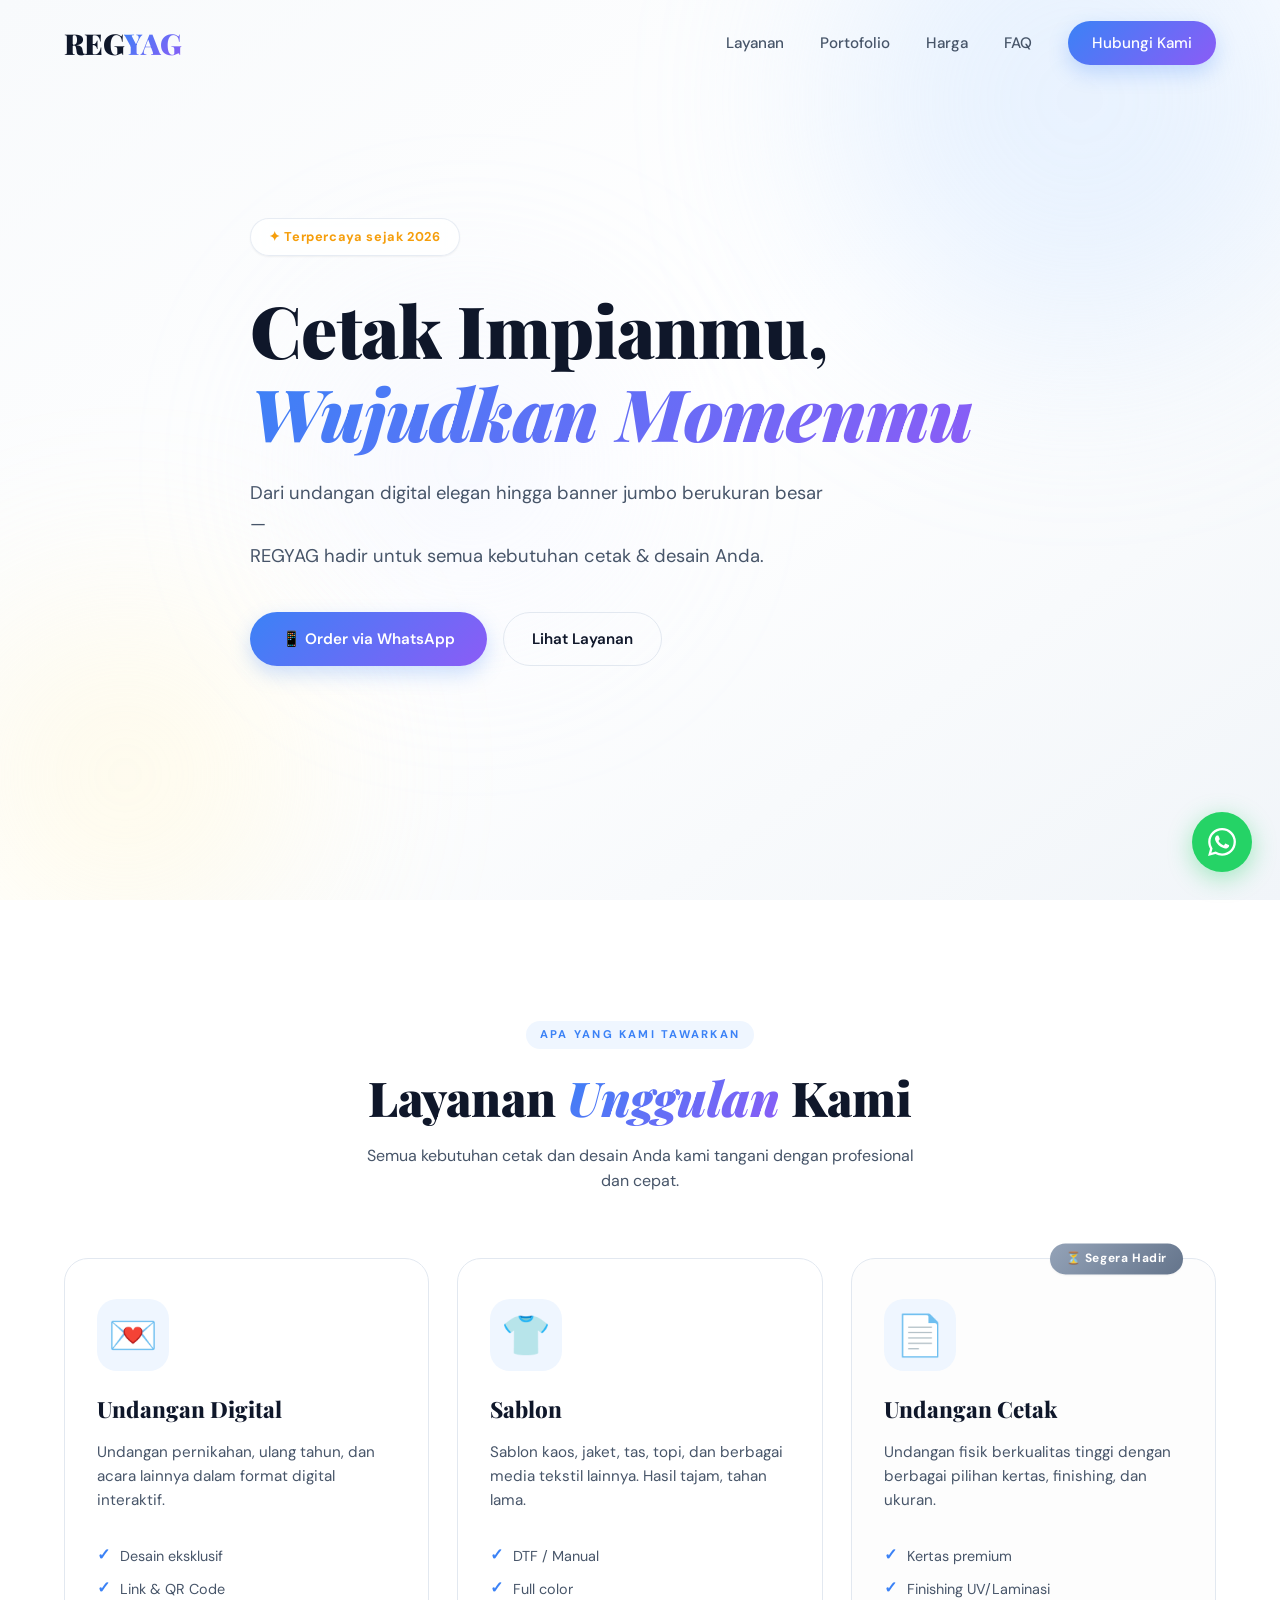
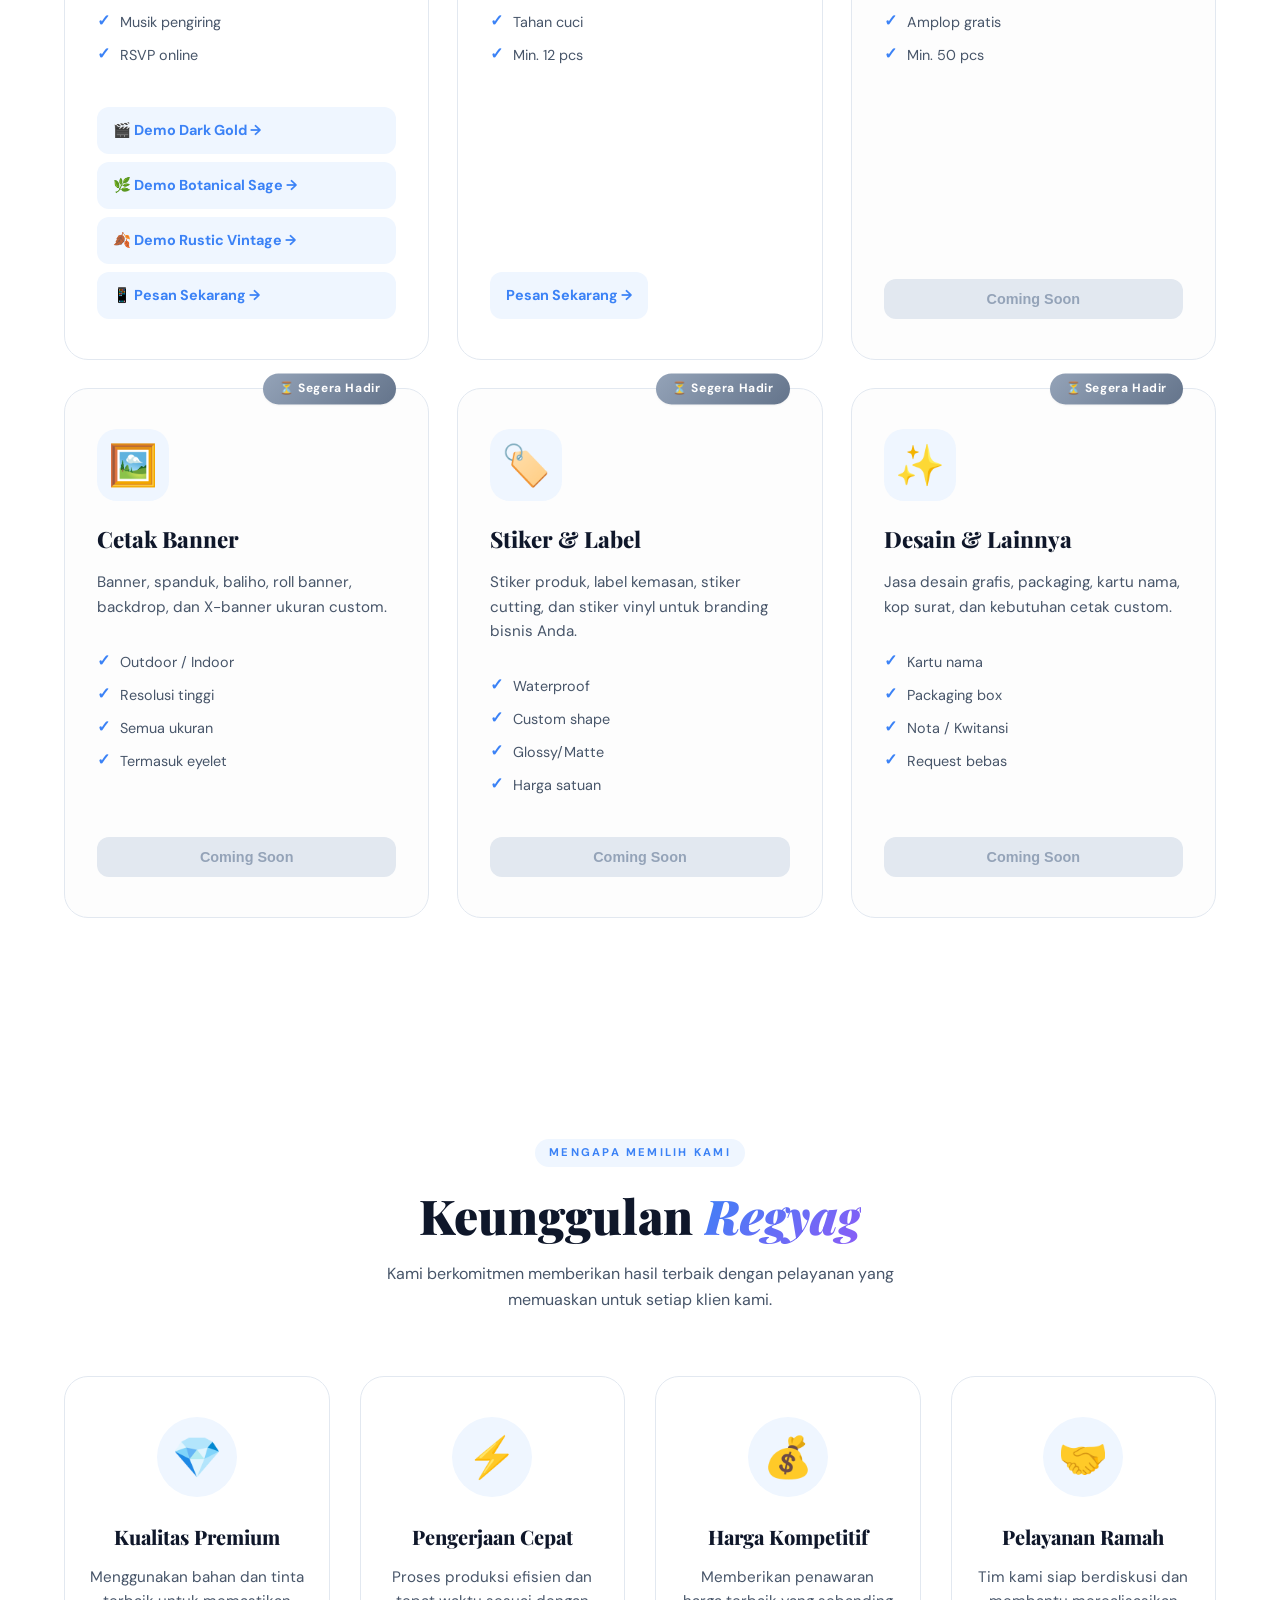
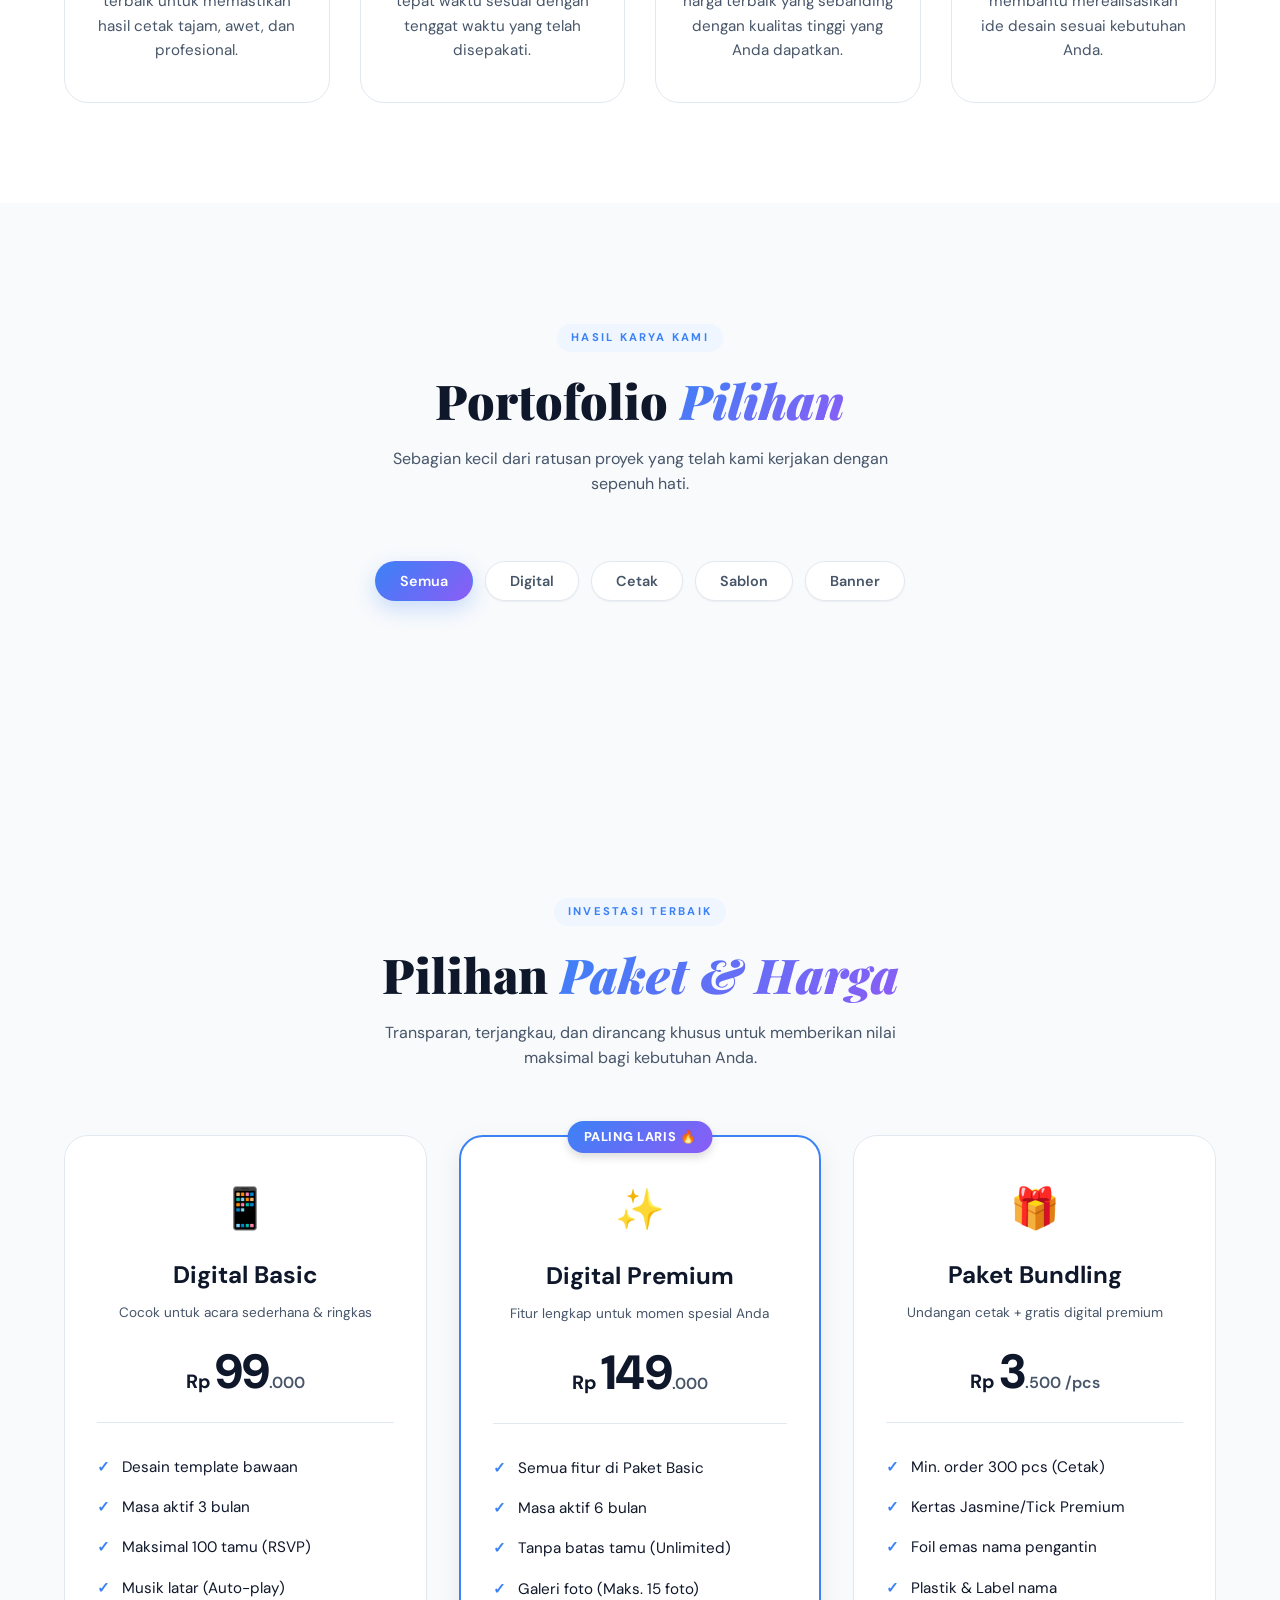
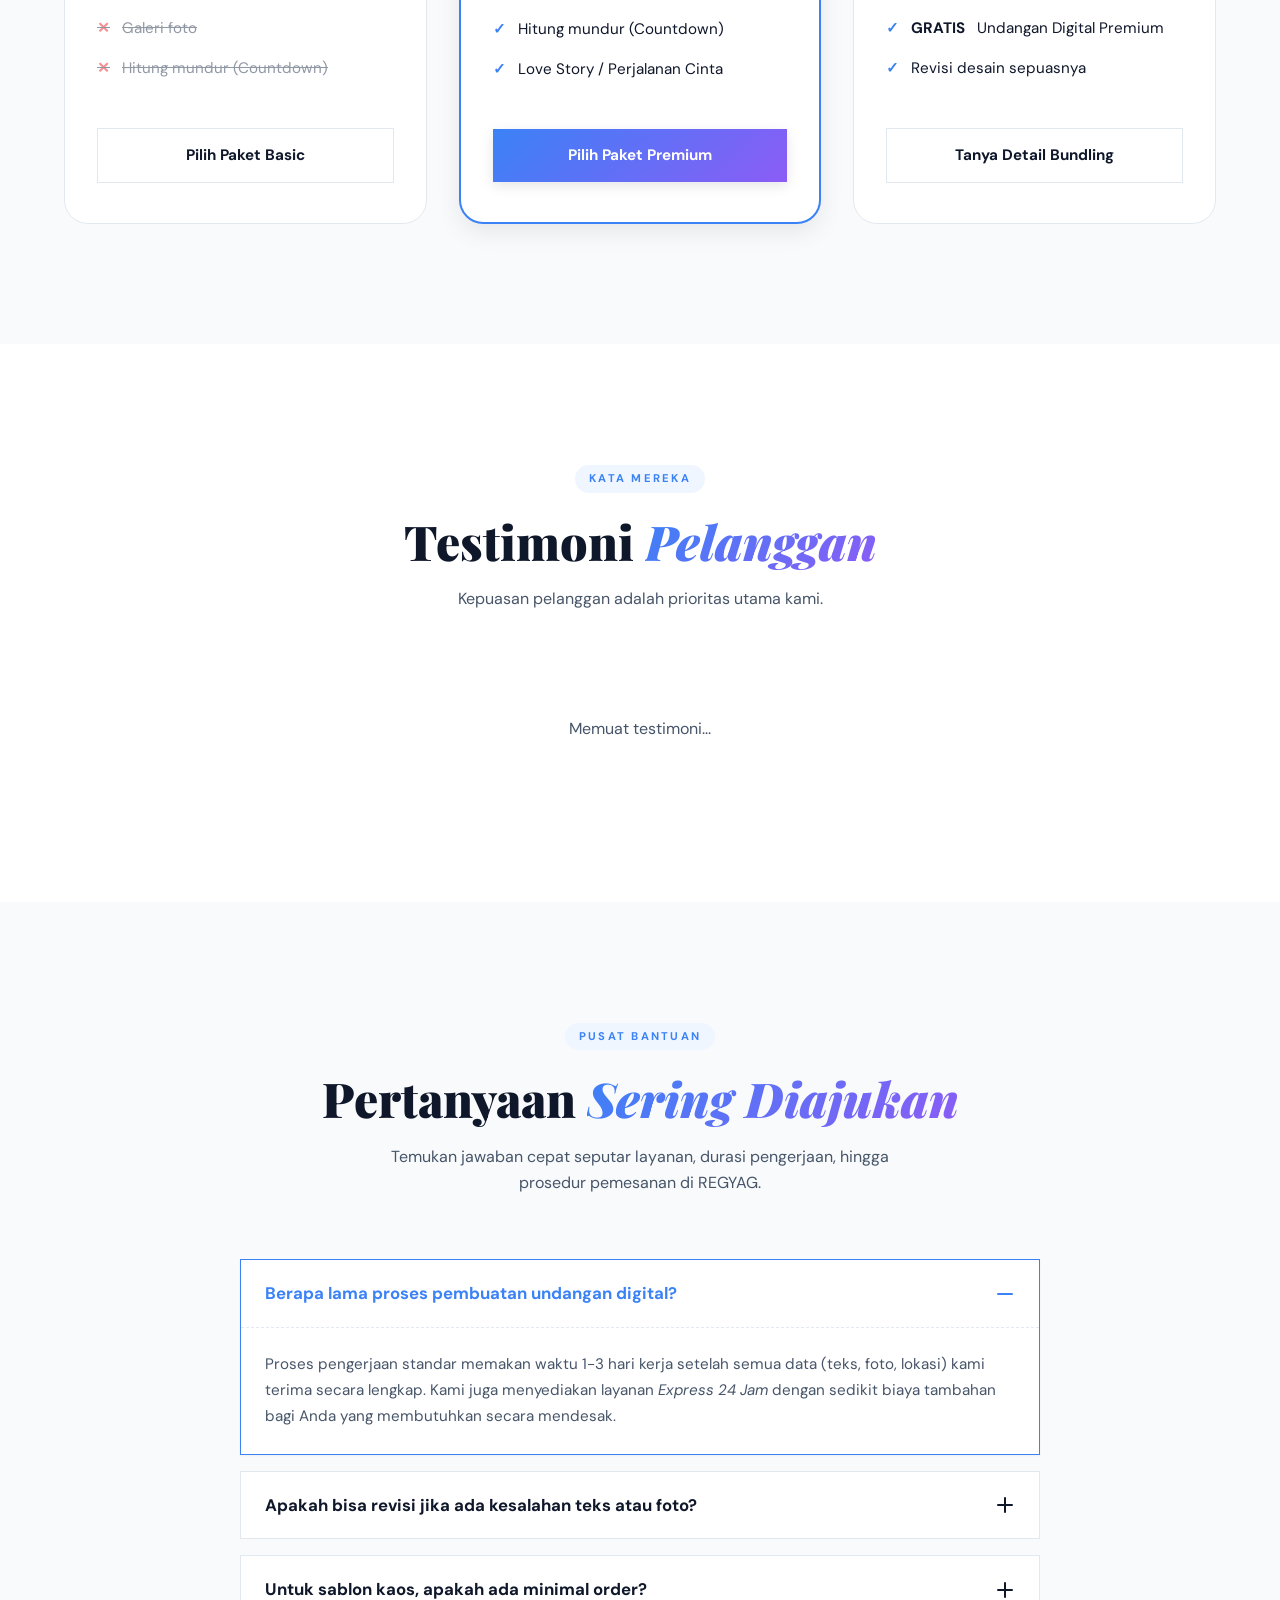
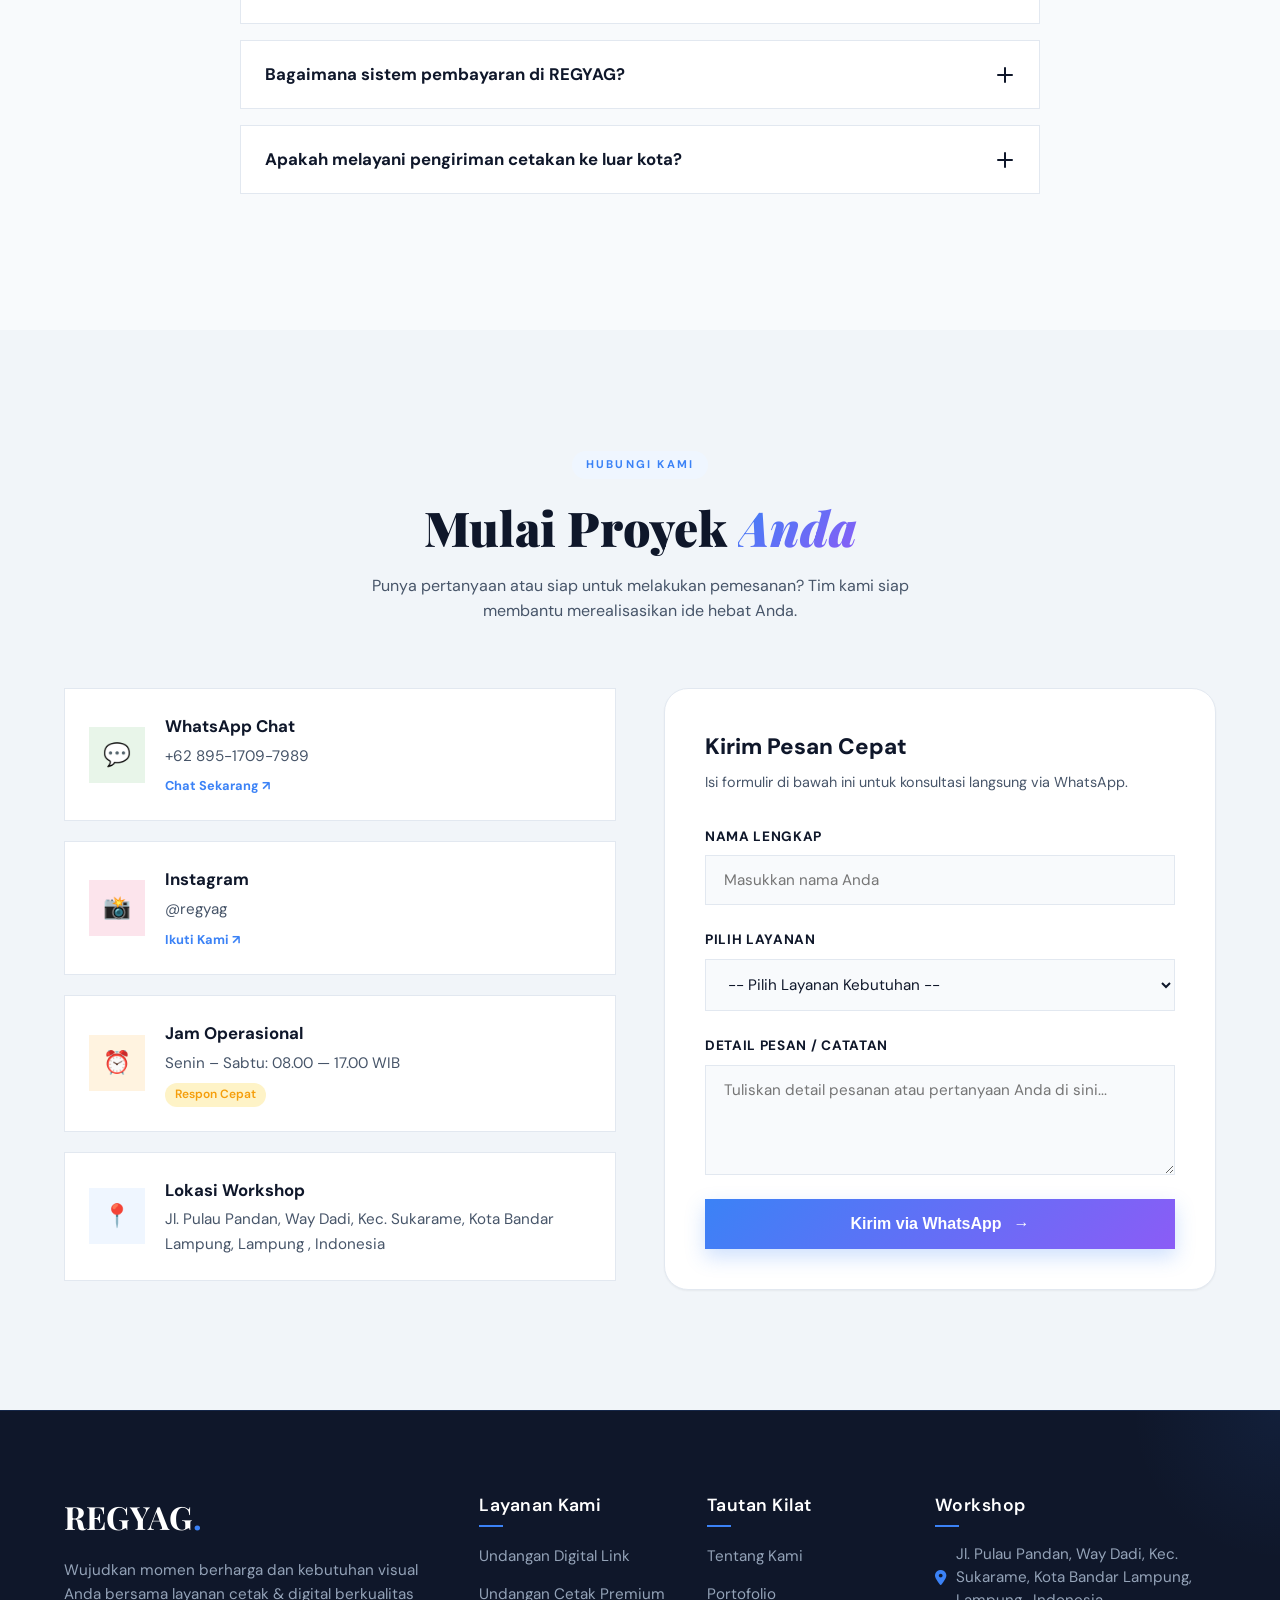
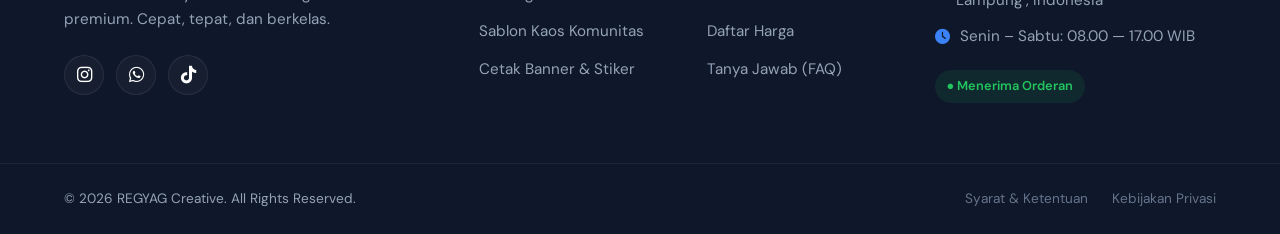
<file: index.html>
<!DOCTYPE html>
<html lang="id">
<head>
  <meta charset="UTF-8" />
  <meta name="viewport" content="width=device-width, initial-scale=1.0" />
  <meta http-equiv="X-UA-Compatible" content="IE=edge" />

  <!-- ============================================
       SEO & METADATA DASAR
       ============================================ -->
  <title>REGYAG – Jasa Undangan Digital, Cetak & Sablon Premium</title>
  <meta name="description" content="REGYAG menyediakan layanan undangan digital interaktif, undangan cetak premium, sablon kaos komunitas, hingga cetak banner kilat. Kualitas terbaik dengan harga kompetitif." />
  <meta name="keywords" content="undangan digital, undangan cetak, sablon kaos, cetak banner, cetak stiker, printing premium, REGYAG" />
  <meta name="author" content="REGYAG Creative" />
  <meta name="robots" content="index, follow" />

  <!-- Integrasi Warna Brand pada Browser Mobile (Chrome / Safari) -->
  <meta name="theme-color" content="#3B82F6" />
  <meta name="apple-mobile-web-app-status-bar-style" content="black-translucent" />

  <!-- ============================================
       OPEN GRAPH / FACEBOOK SOCIAL PREVIEW (Penting untuk Share Link)
       ============================================ -->
  <meta property="og:type" content="website" />
  <meta property="og:title" content="REGYAG – Cetak Impianmu, Wujudkan Momenmu" />
  <meta property="og:description" content="Solusi cetak & undangan digital premium. Mulai dari undangan link interaktif hingga sablon kaos distro berkualitas." />
  <meta property="og:url" content="https://regyag.com/" />
  <meta property="og:site_name" content="REGYAG Creative" />
  <!-- Ganti tautan di bawah dengan URL gambar thumbnail asli website Anda nantinya -->
  <meta property="og:image" content="https://regyag.com/assets/img/og-preview.jpg" />
  <meta property="og:image:width" content="1200" />
  <meta property="og:image:height" content="630" />

  <!-- ============================================
       TWITTER CARD PREVIEW
       ============================================ -->
  <meta name="twitter:card" content="summary_large_image" />
  <meta name="twitter:title" content="REGYAG – Undangan Digital & Printing Premium" />
  <meta name="twitter:description" content="Jasa undangan digital, cetak, sablon, dan banner terpercaya dengan hasil maksimal." />
  <meta name="twitter:image" content="https://regyag.com/assets/img/og-preview.jpg" />

  <!-- ============================================
       FONTS & PRECONNECT (OPTIMASI KECEPATAN MUAT)
       ============================================ -->
  <link rel="preconnect" href="https://fonts.googleapis.com" />
  <link rel="preconnect" href="https://fonts.gstatic.com" crossorigin />
  <link href="https://fonts.googleapis.com/css2?family=DM+Sans:wght@300;400;500;600;700&family=Playfair+Display:ital,wght@0,700;0,900;1,700&display=swap" rel="stylesheet" />

  <!-- ============================================
       FAVICON KUSTOM (PREMIUM SVG)
       ============================================ -->
  <!-- Emojinya diubah dari Cincin (💍) menjadi Kilauan/Sparkle (✨) 
       agar lebih netral dan mencakup lini bisnis Sablon & Banner, bukan hanya pernikahan saja -->
  <link rel="icon" type="image/x-icon" href="data:image/svg+xml,<svg xmlns='http://www.w3.org/2000/svg' viewBox='0 0 100 100'><text y='.9em' font-size='90'>✨</text></svg>">
  <link rel="stylesheet" href="https://cdnjs.cloudflare.com/ajax/libs/font-awesome/6.5.0/css/all.min.css" />

  <!-- ============================================
       CSS STYLESHEETS
       ============================================ -->
  <link rel="stylesheet" href="css/style.css" />
  <link rel="stylesheet" href="css/animations.css" />
</head>
<body>

  <!-- ============================================
       NAVBAR
       ============================================ -->
  <header class="navbar" id="navbar">
    <div class="container nav-container">
      <a href="index.html" class="logo">
        <span class="logo-reg">REG</span><span class="logo-yag">YAG</span>
      </a>
      <nav class="nav-links" id="navLinks">
        <a href="#layanan">Layanan</a>
        <a href="#portofolio">Portofolio</a>
        <a href="#harga">Harga</a>
        <a href="#faq">FAQ</a>
        <a href="#kontak" class="btn-nav">Hubungi Kami</a>
      </nav>
      <button class="hamburger" id="hamburger" aria-label="Menu">
        <span></span><span></span><span></span>
      </button>
    </div>
  </header>

  <!-- ============================================
       HERO SECTION
       ============================================ -->
  <section class="hero" id="home">
    <div class="hero-bg-shapes">
      <div class="shape shape-1"></div>
      <div class="shape shape-2"></div>
      <div class="shape shape-3"></div>
    </div>
    <div class="container hero-content">
      <div class="hero-badge animate-in">✦ Terpercaya sejak 2026</div>
      <h1 class="hero-title animate-in delay-1">
        Cetak Impianmu,<br />
        <em>Wujudkan Momenmu</em>
      </h1>
      <p class="hero-desc animate-in delay-2">
        Dari undangan digital elegan hingga banner jumbo berukuran besar —<br />
        REGYAG hadir untuk semua kebutuhan cetak &amp; desain Anda.
      </p>
      <div class="hero-cta animate-in delay-3">
        <a href="https://wa.me/6289517097989?text=Halo%20REGYAG%2C%20saya%20ingin%20pesan" 
           class="btn-primary" target="_blank" rel="noopener">
          📱 Order via WhatsApp
        </a>
        <a href="#layanan" class="btn-ghost">Lihat Layanan</a>
      </div>
    </div>
  </section>
  <!-- ============================================
     LAYANAN SECTION
     ============================================ -->
  <section class="layanan" id="layanan">
    <div class="container">
      <div class="section-header reveal slide-up">
        <span class="section-tag badge-pulse">Apa yang Kami Tawarkan</span>
        <h2 class="section-title">Layanan <em>Unggulan</em> Kami</h2>
        <p class="section-desc">Semua kebutuhan cetak dan desain Anda kami tangani dengan profesional dan cepat.</p>
      </div>
      
      <div class="layanan-grid stagger-container">
        
        <!-- Kartu 1: Undangan Digital (AKTIF) -->
        <div class="layanan-card hover-lift stagger-item">
          <div class="card-icon bounce-hover">💌</div>
          <h3>Undangan Digital</h3>
          <p>Undangan pernikahan, ulang tahun, dan acara lainnya dalam format digital interaktif.</p>
          <ul class="card-features">
            <li>Desain eksklusif</li>
            <li>Link & QR Code</li>
            <li>Musik pengiring</li>
            <li>RSVP online</li>
          </ul>
          <div style="display: flex; flex-direction: column; gap: 8px; margin-top: auto;">
            <a href="undangan/template1/" target="_blank" class="card-cta btn-hover-pop">🎬 Demo Dark Gold &rarr;</a>
            <a href="undangan/template2/" target="_blank" class="card-cta btn-hover-pop">🌿 Demo Botanical Sage &rarr;</a>
            <a href="undangan/template3/" target="_blank" class="card-cta btn-hover-pop">🍂 Demo Rustic Vintage &rarr;</a>
            <a href="https://wa.me/6289517097989?text=Halo%2C%20saya%20mau%20tanya%20Undangan%20Digital" class="card-cta btn-hover-pop" target="_blank" rel="noopener">📱 Pesan Sekarang &rarr;</a>
          </div>
        </div>

        <!-- Kartu 2: Sablon (AKTIF) -->
        <div class="layanan-card hover-lift stagger-item">
          <div class="card-icon bounce-hover">👕</div>
          <h3>Sablon</h3>
          <p>Sablon kaos, jaket, tas, topi, dan berbagai media tekstil lainnya. Hasil tajam, tahan lama.</p>
          <ul class="card-features">
            <li>DTF / Manual</li>
            <li>Full color</li>
            <li>Tahan cuci</li>
            <li>Min. 12 pcs</li>
          </ul>
          <div style="margin-top: auto;">
            <a href="https://wa.me/6289517097989?text=Halo%2C%20saya%20mau%20tanya%20Sablon" class="card-cta btn-hover-pop" target="_blank" rel="noopener">Pesan Sekarang &rarr;</a>
          </div>
        </div>

        <!-- Kartu 3: Undangan Cetak (COMING SOON) -->
        <div class="layanan-card coming-soon hover-lift stagger-item">
          <div class="card-badge badge-soon">⏳ Segera Hadir</div>
          <div class="card-icon">📄</div>
          <h3>Undangan Cetak</h3>
          <p>Undangan fisik berkualitas tinggi dengan berbagai pilihan kertas, finishing, dan ukuran.</p>
          <ul class="card-features">
            <li>Kertas premium</li>
            <li>Finishing UV/Laminasi</li>
            <li>Amplop gratis</li>
            <li>Min. 50 pcs</li>
          </ul>
          <div style="margin-top: auto;">
            <button class="card-cta btn-soon" disabled>Coming Soon</button>
          </div>
        </div>

        <!-- Kartu 4: Cetak Banner (COMING SOON) -->
        <div class="layanan-card coming-soon hover-lift stagger-item">
          <div class="card-badge badge-soon">⏳ Segera Hadir</div>
          <div class="card-icon">🖼️</div>
          <h3>Cetak Banner</h3>
          <p>Banner, spanduk, baliho, roll banner, backdrop, dan X-banner ukuran custom.</p>
          <ul class="card-features">
            <li>Outdoor / Indoor</li>
            <li>Resolusi tinggi</li>
            <li>Semua ukuran</li>
            <li>Termasuk eyelet</li>
          </ul>
          <div style="margin-top: auto;">
            <button class="card-cta btn-soon" disabled>Coming Soon</button>
          </div>
        </div>

        <!-- Kartu 5: Stiker & Label (COMING SOON) -->
        <div class="layanan-card coming-soon hover-lift stagger-item">
          <div class="card-badge badge-soon">⏳ Segera Hadir</div>
          <div class="card-icon">🏷️</div>
          <h3>Stiker &amp; Label</h3>
          <p>Stiker produk, label kemasan, stiker cutting, dan stiker vinyl untuk branding bisnis Anda.</p>
          <ul class="card-features">
            <li>Waterproof</li>
            <li>Custom shape</li>
            <li>Glossy/Matte</li>
            <li>Harga satuan</li>
          </ul>
          <div style="margin-top: auto;">
            <button class="card-cta btn-soon" disabled>Coming Soon</button>
          </div>
        </div>

        <!-- Kartu 6: Desain & Lainnya (COMING SOON) -->
        <div class="layanan-card coming-soon hover-lift stagger-item">
          <div class="card-badge badge-soon">⏳ Segera Hadir</div>
          <div class="card-icon">✨</div>
          <h3>Desain &amp; Lainnya</h3>
          <p>Jasa desain grafis, packaging, kartu nama, kop surat, dan kebutuhan cetak custom.</p>
          <ul class="card-features">
            <li>Kartu nama</li>
            <li>Packaging box</li>
            <li>Nota / Kwitansi</li>
            <li>Request bebas</li>
          </ul>
          <div style="margin-top: auto;">
            <button class="card-cta btn-soon" disabled>Coming Soon</button>
          </div>
        </div>

      </div>
    </div>
  </section>
  <!-- ============================================
     KEUNGGULAN SECTION
     ============================================ -->
  <section class="keunggulan" id="keunggulan">
    <div class="container">
      <div class="section-header reveal slide-up">
        <span class="section-tag badge-pulse">Mengapa Memilih Kami</span>
        <h2 class="section-title">Keunggulan <em>Regyag</em></h2>
        <p class="section-desc">Kami berkomitmen memberikan hasil terbaik dengan pelayanan yang memuaskan untuk setiap klien kami.</p>
      </div>
      <div class="keunggulan-grid stagger-container">
        <!-- Item 1 -->
        <div class="keunggulan-item hover-lift stagger-item">
          <div class="keunggulan-icon bounce-hover">💎</div>
          <h3>Kualitas Premium</h3>
          <p>Menggunakan bahan dan tinta terbaik untuk memastikan hasil cetak tajam, awet, dan profesional.</p>
        </div>
        <!-- Item 2 -->
        <div class="keunggulan-item hover-lift stagger-item">
          <div class="keunggulan-icon bounce-hover">⚡</div>
          <h3>Pengerjaan Cepat</h3>
          <p>Proses produksi efisien dan tepat waktu sesuai dengan tenggat waktu yang telah disepakati.</p>
        </div>
        <!-- Item 3 -->
        <div class="keunggulan-item hover-lift stagger-item">
          <div class="keunggulan-icon bounce-hover">💰</div>
          <h3>Harga Kompetitif</h3>
          <p>Memberikan penawaran harga terbaik yang sebanding dengan kualitas tinggi yang Anda dapatkan.</p>
        </div>
        <!-- Item 4 -->
        <div class="keunggulan-item hover-lift stagger-item">
          <div class="keunggulan-icon bounce-hover">🤝</div>
          <h3>Pelayanan Ramah</h3>
          <p>Tim kami siap berdiskusi dan membantu merealisasikan ide desain sesuai kebutuhan Anda.</p>
        </div>
      </div>
    </div>
  </section>

  <!-- ============================================
       PORTOFOLIO SECTION (MODERN & RESPONSIVE)
       ============================================ -->
  <section class="portofolio" id="portofolio">
    <div class="container">
      <div class="section-header reveal">
        <span class="section-tag">Hasil Karya Kami</span>
        <h2 class="section-title">Portofolio <em>Pilihan</em></h2>
        <p class="section-desc">Sebagian kecil dari ratusan proyek yang telah kami kerjakan dengan sepenuh hati.</p>
      </div>

      <!-- Filter Menu Modern -->
      <div class="porto-filter reveal">
        <button class="filter-btn active" data-filter="all">Semua</button>
        <button class="filter-btn" data-filter="digital">Digital</button>
        <button class="filter-btn" data-filter="cetak">Cetak</button>
        <button class="filter-btn" data-filter="sablon">Sablon</button>
        <button class="filter-btn" data-filter="banner">Banner</button>
      </div>

      <!-- Grid Portofolio -->
      <div class="porto-grid stagger-container" id="portfolio-container">
        <!-- JavaScript akan otomatis mengisi kartu di sini -->
      </div>
    </div>
  </section>

  <!-- ============================================
       PRICING SECTION (MODERN & RESPONSIVE)
       ============================================ -->
  <section class="pricing" id="harga">
    <div class="container">
      <div class="section-header reveal">
        <span class="section-tag">Investasi Terbaik</span>
        <h2 class="section-title">Pilihan <em>Paket & Harga</em></h2>
        <p class="section-desc">Transparan, terjangkau, dan dirancang khusus untuk memberikan nilai maksimal bagi kebutuhan Anda.</p>
      </div>

      <!-- Grid Harga -->
      <div class="pricing-grid stagger-container">
        
        <!-- Paket 1: Basic -->
        <div class="pricing-card stagger-item">
          <div class="pricing-header">
            <span class="pricing-icon">📱</span>
            <h3>Digital Basic</h3>
            <p class="pricing-desc">Cocok untuk acara sederhana & ringkas</p>
            <div class="price-box">
              <span class="currency">Rp</span>
              <span class="price">99</span>
              <span class="period">.000</span>
            </div>
          </div>
          <div class="pricing-body">
            <ul class="pricing-features">
              <li><span class="check">✓</span> Desain template bawaan</li>
              <li><span class="check">✓</span> Masa aktif 3 bulan</li>
              <li><span class="check">✓</span> Maksimal 100 tamu (RSVP)</li>
              <li><span class="check">✓</span> Musik latar (Auto-play)</li>
              <li class="disabled"><span class="cross">✕</span> Galeri foto</li>
              <li class="disabled"><span class="cross">✕</span> Hitung mundur (Countdown)</li>
            </ul>
            <a href="#kontak" class="pricing-btn outline">Pilih Paket Basic</a>
          </div>
        </div>

        <!-- Paket 2: Premium (Rekomendasi / Populer) -->
        <div class="pricing-card popular stagger-item">
          <div class="popular-badge">Paling Laris 🔥</div>
          <div class="pricing-header">
            <span class="pricing-icon">✨</span>
            <h3>Digital Premium</h3>
            <p class="pricing-desc">Fitur lengkap untuk momen spesial Anda</p>
            <div class="price-box">
              <span class="currency">Rp</span>
              <span class="price">149</span>
              <span class="period">.000</span>
            </div>
          </div>
          <div class="pricing-body">
            <ul class="pricing-features">
              <li><span class="check">✓</span> Semua fitur di Paket Basic</li>
              <li><span class="check">✓</span> Masa aktif 6 bulan</li>
              <li><span class="check">✓</span> Tanpa batas tamu (Unlimited)</li>
              <li><span class="check">✓</span> Galeri foto (Maks. 15 foto)</li>
              <li><span class="check">✓</span> Hitung mundur (Countdown)</li>
              <li><span class="check">✓</span> Love Story / Perjalanan Cinta</li>
            </ul>
            <a href="#kontak" class="pricing-btn solid">Pilih Paket Premium</a>
          </div>
        </div>

        <!-- Paket 3: Bundling (Cetak + Digital) -->
        <div class="pricing-card stagger-item">
          <div class="pricing-header">
            <span class="pricing-icon">🎁</span>
            <h3>Paket Bundling</h3>
            <p class="pricing-desc">Undangan cetak + gratis digital premium</p>
            <div class="price-box">
              <span class="currency">Rp</span>
              <span class="price">3</span>
              <span class="period">.500 /pcs</span>
            </div>
          </div>
          <div class="pricing-body">
            <ul class="pricing-features">
              <li><span class="check">✓</span> Min. order 300 pcs (Cetak)</li>
              <li><span class="check">✓</span> Kertas Jasmine/Tick Premium</li>
              <li><span class="check">✓</span> Foil emas nama pengantin</li>
              <li><span class="check">✓</span> Plastik & Label nama</li>
              <li><span class="check">✓</span> <strong>GRATIS</strong> Undangan Digital Premium</li>
              <li><span class="check">✓</span> Revisi desain sepuasnya</li>
            </ul>
            <a href="#kontak" class="pricing-btn outline">Tanya Detail Bundling</a>
          </div>
        </div>

      </div>
    </div>
  </section>

  <section class="testimoni" id="testimoni">
    <div class="container">
      <div class="section-header reveal slide-up">
        <span class="section-tag badge-pulse">Kata Mereka</span>
        <h2 class="section-title">Testimoni <em>Pelanggan</em></h2>
        <p class="section-desc">Kepuasan pelanggan adalah prioritas utama kami.</p>
      </div>
      <!-- Loading state -->
      <div id="testi-loading" style="text-align:center; padding: 40px; color: var(--color-text-muted);">
        Memuat testimoni...
      </div>
      <!-- Grid testimoni, diisi otomatis oleh JS -->
      <div class="testi-carousel-wrapper">
        <div class="testi-grid" id="testi-grid"></div>
      </div>
    </div>
  </section>

  <!-- ============================================
       FAQ SECTION (MODERN & RESPONSIVE ACCORDION)
       ============================================ -->
  <section class="faq" id="faq">
    <div class="container">
      <div class="section-header reveal">
        <span class="section-tag">Pusat Bantuan</span>
        <h2 class="section-title">Pertanyaan <em>Sering Diajukan</em></h2>
        <p class="section-desc">Temukan jawaban cepat seputar layanan, durasi pengerjaan, hingga prosedur pemesanan di REGYAG.</p>
      </div>

      <div class="faq-wrapper stagger-container">
        
        <!-- FAQ Item 1 -->
        <!-- Atribut name="faq-accordion" membuat hanya 1 tab yang bisa terbuka bersamaan (di browser modern) -->
        <details class="faq-item stagger-item" name="faq-accordion" open>
          <summary class="faq-question">
            Berapa lama proses pembuatan undangan digital?
            <span class="faq-icon"></span>
          </summary>
          <div class="faq-answer">
            <p>Proses pengerjaan standar memakan waktu 1-3 hari kerja setelah semua data (teks, foto, lokasi) kami terima secara lengkap. Kami juga menyediakan layanan <em>Express 24 Jam</em> dengan sedikit biaya tambahan bagi Anda yang membutuhkan secara mendesak.</p>
          </div>
        </details>

        <!-- FAQ Item 2 -->
        <details class="faq-item stagger-item" name="faq-accordion">
          <summary class="faq-question">
            Apakah bisa revisi jika ada kesalahan teks atau foto?
            <span class="faq-icon"></span>
          </summary>
          <div class="faq-answer">
            <p>Tentu bisa! Kami memberikan garansi revisi minor (seperti ganti teks, perbaikan *typo*, atau tukar posisi foto) sepuasnya sampai undangan siap disebar. Namun, untuk revisi ganti tema/template secara total tidak termasuk dalam garansi ini.</p>
          </div>
        </details>

        <!-- FAQ Item 3 -->
        <details class="faq-item stagger-item" name="faq-accordion">
          <summary class="faq-question">
            Untuk sablon kaos, apakah ada minimal order?
            <span class="faq-icon"></span>
          </summary>
          <div class="faq-answer">
            <p>Untuk sablon DTF (Digital Transfer Film) tidak ada minimal order, Anda bisa pesan satuan! Namun untuk sablon manual (Plastisol/Rubber), kami menyarankan minimal order 12 pcs (1 lusin) agar mendapatkan harga yang lebih ekonomis.</p>
          </div>
        </details>

        <!-- FAQ Item 4 -->
        <details class="faq-item stagger-item" name="faq-accordion">
          <summary class="faq-question">
            Bagaimana sistem pembayaran di REGYAG?
            <span class="faq-icon"></span>
          </summary>
          <div class="faq-answer">
            <p>Sistem pembayaran kami sangat aman. Anda cukup membayar DP (Down Payment) sebesar 50% di awal sebagai tanda jadi pengerjaan. Sisa pelunasan dibayarkan setelah proyek selesai dan siap dikirim atau diserahkan kepada Anda.</p>
          </div>
        </details>

        <!-- FAQ Item 5 -->
        <details class="faq-item stagger-item" name="faq-accordion">
          <summary class="faq-question">
            Apakah melayani pengiriman cetakan ke luar kota?
            <span class="faq-icon"></span>
          </summary>
          <div class="faq-answer">
            <p>Sangat bisa. Kami bekerja sama dengan berbagai ekspedisi terpercaya (JNE, J&T, Cargo, dll) untuk mengirimkan pesanan fisik (undangan cetak, kaos, banner) ke seluruh wilayah Indonesia dengan aman menggunakan proteksi kemasan ganda.</p>
          </div>
        </details>

      </div>
    </div>
  </section>

  <section class="kontak" id="kontak">
    <div class="container">
      <div class="section-header reveal">
        <span class="section-tag">Hubungi Kami</span>
        <h2 class="section-title">Mulai Proyek <em>Anda</em></h2>
        <p class="section-desc">Punya pertanyaan atau siap untuk melakukan pemesanan? Tim kami siap membantu merealisasikan ide hebat Anda.</p>
      </div>

      <div class="kontak-grid">
        
        <div class="kontak-info-wrapper reveal-left">
          
          <a href="https://wa.me/6289517097989?text=Halo%20REGYAG%2C%20saya%20mau%20tanya" target="_blank" class="kontak-card">
            <div class="kontak-icon-box wa">
              <span class="k-icon">💬</span>
            </div>
            <div class="kontak-text">
              <h4>WhatsApp Chat</h4>
              <p>+62 895-1709-7989</p>
              <span class="kontak-action">Chat Sekarang ↗</span>
            </div>
          </a>

          <a href="https://instagram.com/regyag" target="_blank" class="kontak-card">
            <div class="kontak-icon-box ig">
              <span class="k-icon">📸</span>
            </div>
            <div class="kontak-text">
              <h4>Instagram</h4>
              <p>@regyag</p>
              <span class="kontak-action">Ikuti Kami ↗</span>
            </div>
          </a>

          <div class="kontak-card static">
            <div class="kontak-icon-box time">
              <span class="k-icon">⏰</span>
            </div>
            <div class="kontak-text">
              <h4>Jam Operasional</h4>
              <p>Senin – Sabtu: 08.00 — 17.00 WIB</p>
              <span class="kontak-status-badge">Respon Cepat</span>
            </div>
          </div>

          <div class="kontak-card static">
            <div class="kontak-icon-box map">
              <span class="k-icon">📍</span>
            </div>
            <div class="kontak-text">
              <h4>Lokasi Workshop</h4>
              <p>Jl. Pulau Pandan, Way Dadi, Kec. Sukarame, Kota Bandar Lampung, Lampung , Indonesia</p>
            </div>
          </div>

        </div>

        <div class="kontak-form-wrapper reveal-right">
          <form class="kontak-form" id="kontakForm">
            <h3 class="form-title">Kirim Pesan Cepat</h3>
            <p class="form-subtitle">Isi formulir di bawah ini untuk konsultasi langsung via WhatsApp.</p>
            
            <div class="form-group">
              <label for="name">Nama Lengkap</label>
              <input type="text" id="name" name="text_nama" placeholder="Masukkan nama Anda" required />
            </div>

            <div class="form-group">
              <label for="layanan">Pilih Layanan</label>
              <select id="layanan" name="text_layanan" required>
                <option value="" disabled selected>-- Pilih Layanan Kebutuhan --</option>
                <option value="Undangan Digital">Undangan Digital</option>
                <option value="Undangan Cetak">Undangan Cetak</option>
                <option value="Sablon Kaos">Sablon Kaos / Konveksi</option>
                <option value="Cetak Banner / Spanduk">Cetak Banner / Spanduk</option>
                <option value="Lainnya">Lainnya / Tanya-tanya</option>
              </select>
            </div>

            <div class="form-group">
              <label for="message">Detail Pesan / Catatan</label>
              <textarea id="message" name="text_pesan" rows="4" placeholder="Tuliskan detail pesanan atau pertanyaan Anda di sini..." required></textarea>
            </div>

            <button type="button" onclick="kirimWA()" class="form-submit-btn">
              <span>Kirim via WhatsApp</span>
              <span class="btn-arrow">→</span>
            </button>
          </form>
        </div>

      </div>
    </div>
  </section>

  <!-- ============================================
       FOOTER SECTION (MODERN & RESPONSIVE)
       ============================================ -->
    <footer class="site-footer reveal">
    <div class="footer-container">
      <!-- Kolom 1: Branding & Sosial Media -->
      <div class="footer-column brand-info">
        <h2 class="footer-logo">REGYAG<span>.</span></h2>
        <p class="footer-desc">Wujudkan momen berharga dan kebutuhan visual Anda bersama layanan cetak & digital berkualitas premium. Cepat, tepat, dan berkelas.</p>
        <div class="footer-socials">
          <a href="https://instagram.com/" class="social-icon hover-lift" aria-label="Instagram" target="_blank" rel="noopener"><i class="fab fa-instagram"></i></a>
          <a href="https://wa.me/6289517097989" class="social-icon hover-lift" aria-label="WhatsApp" target="_blank" rel="noopener"><i class="fab fa-whatsapp"></i></a>
          <a href="https://tiktok.com/" class="social-icon hover-lift" aria-label="TikTok" target="_blank" rel="noopener"><i class="fab fa-tiktok"></i></a>
        </div>
      </div>
      <!-- Kolom 2: Layanan Utama -->
      <div class="footer-column">
        <h3 class="footer-title">Layanan Kami</h3>
        <ul class="footer-links">
          <li><a href="#layanan" class="link-item">Undangan Digital Link</a></li>
          <li><a href="#layanan" class="link-item">Undangan Cetak Premium</a></li>
          <li><a href="#layanan" class="link-item">Sablon Kaos Komunitas</a></li>
          <li><a href="#layanan" class="link-item">Cetak Banner & Stiker</a></li>
        </ul>
      </div>
      <!-- Kolom 3: Navigasi Cepat -->
      <div class="footer-column">
        <h3 class="footer-title">Tautan Kilat</h3>
        <ul class="footer-links">
          <li><a href="#tentang" class="link-item">Tentang Kami</a></li>
          <li><a href="#porto" class="link-item">Portofolio</a></li>
          <li><a href="#harga" class="link-item">Daftar Harga</a></li>
          <li><a href="#faq" class="link-item">Tanya Jawab (FAQ)</a></li>
        </ul>
      </div>
      <!-- Kolom 4: Kontak & Jam Kerja -->
      <div class="footer-column contact-info">
        <h3 class="footer-title">Workshop</h3>
        <p class="contact-text"><i class="fas fa-map-marker-alt"></i> Jl. Pulau Pandan, Way Dadi, Kec. Sukarame, Kota Bandar Lampung, Lampung , Indonesia</p>
        <p class="contact-text"><i class="fas fa-clock"></i> Senin – Sabtu: 08.00 — 17.00 WIB</p>
        <span class="status-badge badge-pulse">● Menerima Orderan</span>
      </div>
    </div>
    <!-- Gars Pembatas Bawah & Hak Cipta -->
    <div class="footer-bottom">
      <div class="footer-bottom-container">
        <p>&copy; 2026 REGYAG Creative. All Rights Reserved.</p>
        <div class="footer-legal">
          <a href="#">Syarat & Ketentuan</a>
          <a href="#">Kebijakan Privasi</a>
        </div>
      </div>
    </div>
  </footer>

  <!-- Tombol Float WhatsApp -->
  <a href="https://wa.me/6289517097989?text=Halo%20REGYAG%2C%20saya%20mau%20tanya" class="wa-float pulse" target="_blank" rel="noopener" title="Chat WhatsApp">
    <svg width="28" height="28" viewBox="0 0 24 24" fill="white"><path d="M17.472 14.382c-.297-.149-1.758-.867-2.03-.967-.273-.099-.471-.148-.67.15-.197.297-.767.966-.94 1.164-.173.199-.347.223-.644.075-.297-.15-1.255-.463-2.39-1.475-.883-.788-1.48-1.761-1.653-2.059-.173-.297-.018-.458.13-.606.134-.133.298-.347.446-.52.149-.174.198-.298.298-.497.099-.198.05-.371-.025-.52-.075-.149-.669-1.612-.916-2.207-.242-.579-.487-.5-.669-.51-.173-.008-.371-.01-.57-.01-.198 0-.52.074-.792.372-.272.297-1.04 1.016-1.04 2.479 0 1.462 1.065 2.875 1.213 3.074.149.198 2.096 3.2 5.077 4.487.709.306 1.262.489 1.694.625.712.227 1.36.195 1.871.118.571-.085 1.758-.719 2.006-1.413.248-.694.248-1.289.173-1.413-.074-.124-.272-.198-.57-.347m-5.421 7.403h-.004a9.87 9.87 0 01-5.031-1.378l-.361-.214-3.741.982.998-3.648-.235-.374a9.86 9.86 0 01-1.51-5.26c.001-5.45 4.436-9.884 9.888-9.884 2.64 0 5.122 1.03 6.988 2.898a9.825 9.825 0 012.893 6.994c-.003 5.45-4.437 9.884-9.885 9.884m8.413-18.297A11.815 11.815 0 0012.05 0C5.495 0 .16 5.335.157 11.892c0 2.096.547 4.142 1.588 5.945L.057 24l6.305-1.654a11.882 11.882 0 005.683 1.448h.005c6.554 0 11.89-5.335 11.893-11.893a11.821 11.821 0 00-3.48-8.413z"/></svg>
  </a>

  <script src="js/main.js"></script>
</body>
</html>
</file>
<file: css/style.css>
/* ====================================================
   style.css — REGYAG Website (MODIFIKASI PREMIUM)
   Tema: TERANG, MODERN, ELEGAN dengan sentuhan glassmorphism
   ==================================================== */

/* ====================================================
   VARIABEL WARNA & FONT
   ==================================================== */
:root {
  /* Warna Utama - Gradasi Biru Modern */
  --color-primary:       #3B82F6;   /* Biru lebih segar */
  --color-primary-dark:  #2563EB;
  --color-primary-light: #EFF6FF;
  --color-primary-grad:  linear-gradient(135deg, #3B82F6, #8B5CF6);
  
  --color-gold:          #F59E0B;
  --color-gold-light:    #FEF3C7;

  /* Warna Latar Belakang */
  --color-bg:            #F8FAFC;
  --color-bg-card:       #FFFFFF;
  --color-bg-section:    #F1F5F9;
  --color-bg-dark:       #0F172A;

  /* Warna Teks */
  --color-text:          #0F172A;
  --color-text-muted:    #475569;
  --color-text-light:    #94A3B8;

  /* Border & Shadow */
  --color-border:        #E2E8F0;
  --color-border-focus:  rgba(59,130,246,0.3);

  /* Font */
  --font-display: 'Playfair Display', Georgia, serif;
  --font-body:    'DM Sans', sans-serif;

  /* Ukuran & Spacing */
  --radius:    12px;
  --radius-lg: 24px;
  --shadow-sm: 0 1px 2px rgba(0,0,0,0.05);
  --shadow:    0 4px 12px rgba(0,0,0,0.05), 0 1px 2px rgba(0,0,0,0.03);
  --shadow-md: 0 8px 24px rgba(0,0,0,0.08);
  --shadow-lg: 0 16px 48px rgba(0,0,0,0.12);
  --shadow-primary: 0 8px 20px rgba(59,130,246,0.25);

  /* Transisi */
  --transition: all 0.25s cubic-bezier(0.4, 0, 0.2, 1);
}

/* ====================================================
   RESET & BASE
   ==================================================== */
*, *::before, *::after { box-sizing: border-box; margin: 0; padding: 0; }

html {
  scroll-behavior: smooth;
  scroll-padding-top: 80px;
}

body {
  font-family: var(--font-body);
  background: var(--color-bg);
  color: var(--color-text);
  line-height: 1.6;
  overflow-x: hidden;
}

img { max-width: 100%; display: block; }
a  { color: inherit; text-decoration: none; }
ul { list-style: none; }

/* ====================================================
   CONTAINER
   ==================================================== */
.container {
  width: 90%;
  max-width: 1200px;
  margin: 0 auto;
}

/* ====================================================
   TYPOGRAPHY
   ==================================================== */
.section-tag {
  display: inline-block;
  font-size: 0.7rem;
  font-weight: 700;
  letter-spacing: 0.2em;
  text-transform: uppercase;
  color: var(--color-primary);
  background: var(--color-primary-light);
  padding: 5px 14px;
  border-radius: 40px;
  margin-bottom: 20px;
}

.section-header {
  text-align: center;
  margin-bottom: 64px;
}

.section-title {
  font-family: var(--font-display);
  font-size: clamp(2rem, 5vw, 3rem);
  font-weight: 900;
  line-height: 1.2;
  color: var(--color-text);
}

.section-title em {
  font-style: italic;
  background: var(--color-primary-grad);
  -webkit-background-clip: text;
  background-clip: text;
  color: transparent;
}

.section-desc {
  margin-top: 16px;
  color: var(--color-text-muted);
  max-width: 560px;
  margin-left: auto;
  margin-right: auto;
  font-size: 1rem;
}

/* ====================================================
   BUTTONS
   ==================================================== */
.btn-primary {
  display: inline-flex;
  align-items: center;
  gap: 10px;
  background: var(--color-primary-grad);
  color: #fff;
  font-weight: 600;
  font-size: 0.95rem;
  padding: 14px 32px;
  border-radius: 40px;
  transition: var(--transition);
  border: none;
  box-shadow: var(--shadow-primary);
}
.btn-primary:hover {
  transform: translateY(-3px);
  box-shadow: 0 12px 28px rgba(59,130,246,0.35);
}

.btn-ghost {
  display: inline-flex;
  align-items: center;
  gap: 8px;
  background: transparent;
  color: var(--color-text);
  font-weight: 600;
  font-size: 0.95rem;
  padding: 14px 28px;
  border-radius: 40px;
  border: 1.5px solid var(--color-border);
  transition: var(--transition);
}
.btn-ghost:hover {
  border-color: var(--color-primary);
  color: var(--color-primary);
  background: var(--color-primary-light);
  transform: translateY(-2px);
}

/* ====================================================
   NAVBAR (Glassmorphism)
   ==================================================== */
.navbar {
  position: fixed;
  top: 0; left: 0; right: 0;
  z-index: 1000;
  padding: 20px 0;
  transition: var(--transition);
  background: transparent;
}

.navbar.scrolled {
  background: rgba(255, 255, 255, 0.85);
  backdrop-filter: blur(12px);
  -webkit-backdrop-filter: blur(12px); /* Support untuk Safari/iOS */
  padding: 12px 0;
  box-shadow: 0 1px 0 rgba(0,0,0,0.05), var(--shadow);
}

.nav-container {
  display: flex;
  align-items: center;
  justify-content: space-between;
}

.logo {
  font-family: var(--font-display);
  font-size: 1.8rem;
  font-weight: 900;
  letter-spacing: -0.02em;
}
.logo-reg { color: var(--color-text); }
.logo-yag { background: var(--color-primary-grad); -webkit-background-clip: text; background-clip: text; color: transparent; }

.nav-links {
  display: flex;
  align-items: center;
  gap: 36px;
}
.nav-links a {
  font-size: 0.95rem; /* Sedikit diperbesar agar lebih terbaca di desktop */
  font-weight: 500;
  color: var(--color-text-muted);
  transition: var(--transition);
}
.nav-links a:hover { color: var(--color-primary); }

.btn-nav {
  background: var(--color-primary-grad) !important;
  color: white !important;
  padding: 10px 24px !important;
  border-radius: 40px;
  box-shadow: var(--shadow-primary) !important;
  transition: transform 0.3s ease, box-shadow 0.3s ease !important;
}

.btn-nav:hover {
  transform: translateY(-2px);
  box-shadow: 0 10px 25px rgba(59, 130, 246, 0.4) !important;
}

.hamburger {
  display: none; /* Disembunyikan di desktop */
  flex-direction: column;
  gap: 5px;
  background: none;
  border: none;
  cursor: pointer;
  padding: 4px;
  position: relative; /* atau fixed/absolute tergantung desain Anda */
  z-index: 9999;      /* Angka ini harus lebih besar dari z-index menu! */
}

.hamburger span {
  display: block;
  width: 26px;
  height: 2.5px;
  background: var(--color-text);
  border-radius: 4px;
  transition: transform 0.3s ease, opacity 0.3s ease;
}

/* Animasi silang saat menu terbuka */
.hamburger.active span:nth-child(1) { transform: translateY(7.5px) rotate(45deg); }
.hamburger.active span:nth-child(2) { opacity: 0; }
.hamburger.active span:nth-child(3) { transform: translateY(-7.5px) rotate(-45deg); }

/* ====================================================
   HERO SECTION
   ==================================================== */
.hero {
  position: relative;
  min-height: 100vh;
  display: flex;
  align-items: center;
  padding: 140px 0 100px; /* Ditambah ruang atas agar tidak bertabrakan dengan navbar */
  overflow: hidden;
  background: linear-gradient(145deg, #F8FAFC 0%, #FFFFFF 50%, #F1F5F9 100%);
}

.hero-bg-shapes { 
  position: absolute; 
  inset: 0; 
  pointer-events: none; 
  z-index: 0; 
}
.shape {
  position: absolute;
  border-radius: 50%;
  filter: blur(100px); /* Ditambah tingkat blur agar gradasi bentuk lebih halus */
  opacity: 0.35;
}
.shape-1 { width: 500px; height: 500px; background: #BFDBFE; top: -150px; right: -50px; }
.shape-2 { width: 350px; height: 350px; background: #FEF3C7; bottom: -50px; left: -50px; }
.shape-3 { width: 300px; height: 300px; background: #E0E7FF; top: 35%; left: 25%; opacity: 0.25; }

.hero-content { 
  position: relative; 
  z-index: 1; 
  max-width: 780px; /* Ditambah sedikit lebar agar pemotongan kata lebih rapi */
}


.hero-badge {
  display: inline-flex;
  align-items: center;
  gap: 8px;
  background: rgba(255, 255, 255, 0.8);
  backdrop-filter: blur(8px);
  -webkit-backdrop-filter: blur(8px);
  border: 1px solid rgba(226, 232, 240, 0.8);
  color: var(--color-gold);
  font-size: 0.8rem;
  font-weight: 700;
  letter-spacing: 0.05em;
  padding: 8px 18px;
  border-radius: 40px;
  margin-bottom: 32px;
  box-shadow: var(--shadow-sm);
}

.hero-title {
  font-family: var(--font-display);
  font-size: clamp(2.4rem, 6vw, 4.5rem); /* Menggunakan fluid typography agar proporsional otomatis */
  font-weight: 900;
  line-height: 1.15;
  margin-bottom: 24px;
  color: var(--color-text);
  letter-spacing: -0.01em;
}

.hero-title em {
  font-style: italic;
  background: var(--color-primary-grad);
  -webkit-background-clip: text;
  background-clip: text;
  color: transparent;
}

.hero-desc {
  font-size: clamp(0.95rem, 2vw, 1.15rem);
  color: var(--color-text-muted);
  max-width: 580px;
  margin-bottom: 40px;
  line-height: 1.7;
}

.hero-cta { 
  display: flex; 
  gap: 16px; 
  flex-wrap: wrap; 
  margin-bottom: 56px; 
}

.hero-stats {
  display: inline-flex;
  align-items: center;
  gap: 32px;
  padding: 16px 32px;
  background: rgba(255, 255, 255, 0.7);
  backdrop-filter: blur(10px);
  -webkit-backdrop-filter: blur(10px);
  border: 1px solid rgba(255, 255, 255, 0.9);
  border-radius: 100px;
  box-shadow: var(--shadow);
}

.stat { display: flex; flex-direction: column; gap: 4px; }

.stat-num {
  font-family: var(--font-display);
  font-size: 1.8rem;
  font-weight: 900;
  background: var(--color-primary-grad);
  -webkit-background-clip: text;
  background-clip: text;
  color: transparent;
  line-height: 1;
}

.stat-label { 
  font-size: 0.75rem; 
  color: var(--color-text-muted); 
  font-weight: 600; 
  letter-spacing: 0.05em; 
  text-transform: uppercase; 
}

.stat-divider { width: 1px; height: 32px; background: var(--color-border); }

/* ====================================================
   LAYANAN SECTION (Layout & Styling)
   ==================================================== */
.layanan {
  padding: 120px 0; /* Memberi ruang bernapas yang lebih lega */
  background: var(--color-bg-card);
}

.layanan-grid {
  display: grid;
  grid-template-columns: repeat(auto-fill, minmax(min(100%, 320px), 1fr));
  gap: 28px;
}

.layanan-card {
  background: #FFFFFF;
  border: 1px solid var(--color-border);
  border-radius: var(--radius-lg);
  padding: 40px 32px;
  position: relative;
  display: flex;
  flex-direction: column;
  gap: 16px;
  height: 100%;
  z-index: 1;
  transition: transform 0.4s cubic-bezier(0.4, 0, 0.2, 1), box-shadow 0.4s ease, border-color 0.4s ease;
}

.layanan-card:hover {
  border-color: var(--color-primary-light);
  transform: translateY(-10px);
  box-shadow: 0 20px 40px -10px rgba(59, 130, 246, 0.15); /* Bayangan biru halus */
  z-index: 2;
}

/* Kartu Terlaris (Featured) */
.layanan-card.featured {
  border: 2px solid var(--color-primary); /* Garis tegas untuk menonjolkan */
  background: linear-gradient(180deg, #FFFFFF 0%, #F8FAFC 100%);
  box-shadow: 0 10px 30px -10px rgba(59, 130, 246, 0.2);
}

.card-badge {
  position: absolute;
  top: 0;
  right: 32px;
  transform: translateY(-50%); /* Posisi presisi di tengah garis atas */
  background: var(--color-primary-grad);
  color: white;
  font-size: 0.75rem;
  font-weight: 700;
  padding: 6px 16px;
  border-radius: 20px;
  box-shadow: var(--shadow-sm);
  letter-spacing: 0.05em;
}

.card-icon {
  font-size: 2.5rem;
  width: 72px;
  height: 72px;
  display: flex;
  align-items: center;
  justify-content: center;
  background: var(--color-primary-light);
  border-radius: 20px;
  transition: all 0.4s ease;
  margin-bottom: 8px;
}

.layanan-card:hover .card-icon {
  background: var(--color-primary);
  color: white;
  transform: scale(1.05) rotate(-5deg); /* Efek interaktif premium */
}

.layanan-card h3 {
  font-family: var(--font-display);
  font-size: 1.4rem;
  font-weight: 800;
  color: var(--color-text);
  line-height: 1.3;
}

.layanan-card p {
  color: var(--color-text-muted);
  font-size: 0.95rem;
  line-height: 1.6;
}

.card-features {
  display: flex;
  flex-direction: column;
  gap: 10px;
  margin: 16px 0 24px;
}

.card-features li {
  font-size: 0.9rem;
  color: var(--color-text-muted);
  display: flex;
  align-items: flex-start;
  gap: 10px;
}

.card-features li::before {
  content: "✓";
  color: var(--color-primary);
  font-weight: 800;
  font-size: 1rem;
  line-height: 1.2;
}

/* Modifikasi CTA Layanan agar terlihat seperti tombol soft */
.card-cta {
  display: inline-flex;
  align-items: center;
  justify-content: space-between;
  font-weight: 700;
  font-size: 0.9rem;
  color: var(--color-primary);
  padding: 12px 16px;
  background: var(--color-primary-light);
  border-radius: 12px;
  transition: all 0.3s ease;
}

.card-cta:hover {
  background: var(--color-primary);
  color: white;
  transform: translateY(-2px);
  box-shadow: 0 4px 12px rgba(59, 130, 246, 0.2);
}
/* Styling Khusus Elemen Coming Soon */
.layanan-card.coming-soon {
  opacity: 0.75; /* Membuat kartu sedikit transparan */
  background: #FDFDFD;
}

.layanan-card.coming-soon:hover {
  transform: translateY(-4px); /* Mengurangi efek angkat agar tidak seagresif kartu aktif */
  box-shadow: 0 10px 20px rgba(0, 0, 0, 0.05);
}

.badge-soon {
  background: linear-gradient(135deg, #94A3B8 0%, #64748B 100%) !important; /* Warna abu-abu premium */
  color: white;
}

.btn-soon {
  background: #E2E8F0 !important;
  color: #94A3B8 !important;
  cursor: not-allowed; /* Mengubah kursor menjadi tanda dilarang klik */
  border: none;
  width: 100%;
  justify-content: center !important;
}

/* ====================================================
   KEUNGGULAN
   ==================================================== */
.keunggulan {
  padding: 100px 0;
  background: #FFFFFF; /* Latar belakang bersih */
}

.keunggulan-grid {
  display: grid;
  grid-template-columns: repeat(4, 1fr); /* 4 kolom sejajar di layar besar */
  gap: 30px;
}

.keunggulan-item {
  background: var(--color-bg-card, #FAFAFA);
  border: 1px solid var(--color-border);
  border-radius: var(--radius-lg, 16px);
  padding: 40px 24px;
  text-align: center;
  position: relative;
  overflow: hidden;
  transition: transform 0.4s ease, box-shadow 0.4s ease, border-color 0.4s ease;
}

/* Garis aksen progres di atas kartu yang muncul saat di-hover */
.keunggulan-item::before {
  content: "";
  position: absolute;
  top: 0; 
  left: 0; 
  right: 0;
  height: 4px;
  background: var(--color-primary-grad);
  transform: scaleX(0);
  transform-origin: left;
  transition: transform 0.4s cubic-bezier(0.4, 0, 0.2, 1);
}

.keunggulan-item:hover {
  transform: translateY(-8px);
  box-shadow: 0 15px 30px -10px rgba(0,0,0,0.08); /* Bayangan soft tanpa mengubah warna */
  border-color: transparent;
}
.keunggulan-item:hover::before {
  transform: scaleX(1);
}

.keunggulan-icon {
  font-size: 2.5rem;
  width: 80px;
  height: 80px;
  margin: 0 auto 24px;
  display: flex;
  align-items: center;
  justify-content: center;
  background: var(--color-primary-light); /* Menggunakan warna soft primary Anda */
  border-radius: 50%; /* Diubah menjadi lingkaran penuh agar berbeda dari kotak layanan */
  transition: transform 0.4s cubic-bezier(0.4, 0, 0.2, 1);
}
.keunggulan-item:hover .keunggulan-icon {
  transform: scale(1.1) rotate(5deg);
}
.keunggulan-item h3 {
  font-family: var(--font-display);
  font-size: 1.25rem;
  font-weight: 800;
  color: var(--color-text);
  margin-bottom: 12px;
}

.keunggulan-item p {
  font-size: 0.95rem;
  color: var(--color-text-muted);
  line-height: 1.6;
}

/* ====================================================
   PORTOFOLIO (STYLE REFACTOR PREMIUM)
   ==================================================== */
.portofolio {
  padding: 120px 0;
  background: var(--color-bg);
}

/* Navigasi Filter */
.porto-filter {
  display: flex;
  gap: 12px;
  justify-content: center;
  flex-wrap: wrap;
  margin-bottom: 56px;
}

.filter-btn {
  background: var(--color-bg-card);
  border: 1px solid var(--color-border);
  color: var(--color-text-muted);
  padding: 10px 24px;
  border-radius: 40px;
  font-family: var(--font-body);
  font-size: 0.9rem;
  font-weight: 600;
  cursor: pointer;
  transition: var(--transition);
  box-shadow: var(--shadow-sm);
}
.filter-btn:hover {
  border-color: var(--color-primary);
  color: var(--color-primary);
  background: var(--color-primary-light);
  transform: translateY(-2px);
}
.filter-btn.active {
  background: var(--color-primary-grad);
  border-color: transparent;
  color: white;
  box-shadow: var(--shadow-primary);
}

/* Grid dan Layout Kartu */
.porto-grid {
  display: grid;
  /* Menggunakan fluid columns agar pas di segala resolusi mobile hingga ultra-wide */
  grid-template-columns: repeat(auto-fill, minmax(min(100%, 340px), 1fr));
  gap: 32px;
}

.porto-card {
  border-radius: var(--radius-lg);
  overflow: hidden;
  background: var(--color-bg-card);
  border: 1px solid var(--color-border);
  transition: transform 0.4s cubic-bezier(0.4, 0, 0.2, 1), box-shadow 0.4s ease, border-color 0.4s ease;
  display: flex;
  flex-direction: column;
  height: 100%;
}

.porto-card:hover {
  transform: translateY(-8px);
  box-shadow: var(--shadow-lg);
  border-color: var(--color-primary-light);
}
.porto-card.hidden {
  display: none;
}

.porto-link {
  display: flex;
  flex-direction: column;
  height: 100%;
  text-decoration: none;
  color: inherit;
}

/* Gambar & Placeholder Desain */
.porto-img-wrapper {
  position: relative;
  overflow: hidden;
  height: 240px;
  width: 100%;
}

.porto-img {
  height: 100%;
  width: 100%;
  display: flex;
  align-items: center;
  justify-content: center;
  padding: 24px;
  transition: transform 0.6s cubic-bezier(0.4, 0, 0.2, 1);
}
.porto-card:hover .porto-img {
  transform: scale(1.05);
}
/* Konten Internal Placeholder */
.porto-placeholder-content {
  text-align: center;
  display: flex;
  flex-direction: column;
  align-items: center;
  gap: 8px;
  z-index: 1;
}

.porto-placeholder-content.text-gradient {
  color: #fff;
  text-shadow: 0 2px 4px rgba(0, 0, 0, 0.15);
}
.porto-icon {
  font-size: 2.8rem;
  margin-bottom: 4px;
  display: inline-block;
}

.porto-placeholder-title {
  font-weight: 800;
  font-size: 1.15rem;
  letter-spacing: -0.01em;
}

.porto-placeholder-sub {
  font-size: 0.75rem;
  font-weight: 700;
  text-transform: uppercase;
  letter-spacing: 0.1em;
}

/* Lapisan Efek Layar Hover (Overlay) */
.porto-overlay {
  position: absolute;
  inset: 0;
  background: rgba(15, 23, 42, 0.6); /* Transparansi gelap modern */
  backdrop-filter: blur(4px);
  display: flex;
  align-items: center;
  justify-content: center;
  opacity: 0;
  transition: opacity 0.35s ease;
}
.porto-card:hover .porto-overlay {
  opacity: 1;
}

.porto-view-btn {
  background: white;
  color: var(--color-bg-dark);
  padding: 10px 20px;
  border-radius: 40px;
  font-size: 0.85rem;
  font-weight: 700;
  box-shadow: var(--shadow-md);
  transform: translateY(15px);
  transition: transform 0.35s cubic-bezier(0.4, 0, 0.2, 1);
}
.porto-card:hover .porto-view-btn {
  transform: translateY(0);
}

/* Detail Deskripsi Info Bawah */
.porto-info {
  padding: 28px 24px;
  display: flex;
  flex-direction: column;
  gap: 8px;
  background: var(--color-bg-card);
  flex-grow: 1;
  border-top: 1px solid var(--color-border);
}

.porto-cat {
  font-size: 0.7rem;
  font-weight: 700;
  text-transform: uppercase;
  letter-spacing: 0.15em;
  color: var(--color-primary);
}
.porto-info h4 {
  font-family: var(--font-body);
  font-size: 1.2rem;
  font-weight: 800;
  color: var(--color-text);
}

.porto-info p {
  font-size: 0.88rem;
  color: var(--color-text-muted);
  line-height: 1.6;
}

/* ====================================================
   PRICING SECTION (STYLE REFACTOR PREMIUM)
   ==================================================== */
.pricing {
  padding: 120px 0;
  background: var(--color-bg);
}

.pricing-grid {
  display: grid;
  grid-template-columns: repeat(auto-fit, minmax(320px, 1fr));
  gap: 32px;
  align-items: center; /* Memastikan kartu di tengah secara vertikal */
  margin-top: 48px;
}

/* Styling Kartu Harga Dasar */
.pricing-card {
  background: var(--color-bg-card);
  border: 1px solid var(--color-border);
  border-radius: var(--radius-lg);
  padding: 40px 32px;
  position: relative;
  transition: transform 0.4s ease, box-shadow 0.4s ease, border-color 0.4s ease;
  display: flex;
  flex-direction: column;
  height: 100%;
}

.pricing-card:hover {
  transform: translateY(-8px);
  box-shadow: var(--shadow-lg);
  border-color: var(--color-primary-light);
}

/* Kartu Rekomendasi / Populer */
.pricing-card.popular {
  border: 2px solid var(--color-primary);
  box-shadow: var(--shadow-md);
  transform: scale(1.05); /* Sedikit lebih besar dari kartu lain di desktop */
  background: var(--color-bg-card);
  z-index: 2;
}

.pricing-card.popular:hover {
  transform: scale(1.05) translateY(-8px);
  box-shadow: var(--shadow-primary);
}

/* Label Paling Laris */
.popular-badge {
  position: absolute;
  top: -16px;
  left: 50%;
  transform: translateX(-50%);
  background: var(--color-primary-grad);
  color: white;
  padding: 6px 16px;
  border-radius: 20px;
  font-size: 0.8rem;
  font-weight: 800;
  letter-spacing: 0.05em;
  text-transform: uppercase;
  box-shadow: 0 4px 10px rgba(0, 0, 0, 0.15);
}

/* Header Kartu (Ikon & Harga) */
.pricing-header {
  text-align: center;
  margin-bottom: 32px;
  padding-bottom: 24px;
  border-bottom: 1px solid var(--color-border);
}

.pricing-icon {
  font-size: 2.5rem;
  margin-bottom: 16px;
  display: block;
}

.pricing-header h3 {
  font-family: var(--font-heading);
  font-size: 1.5rem;
  color: var(--color-text);
  margin-bottom: 8px;
}

.pricing-desc {
  font-size: 0.85rem;
  color: var(--color-text-muted);
  margin-bottom: 24px;
}

.price-box {
  display: flex;
  justify-content: center;
  align-items: baseline;
  color: var(--color-text);
}

.currency {
  font-size: 1.2rem;
  font-weight: 700;
  margin-right: 4px;
}

.price {
  font-size: 3rem;
  font-weight: 800;
  letter-spacing: -0.02em;
  line-height: 1;
}

.period {
  font-size: 1rem;
  color: var(--color-text-muted);
  font-weight: 600;
}

/* Daftar Fitur */
.pricing-body {
  display: flex;
  flex-direction: column;
  flex-grow: 1;
}

.pricing-features {
  list-style: none;
  padding: 0;
  margin: 0 0 32px 0;
  flex-grow: 1;
}

.pricing-features li {
  font-size: 0.95rem;
  color: var(--color-text);
  margin-bottom: 16px;
  display: flex;
  align-items: center;
  gap: 12px;
}

.pricing-features li.disabled {
  color: var(--color-text-muted);
  text-decoration: line-through;
  opacity: 0.6;
}

.pricing-features .check {
  color: var(--color-primary);
  font-weight: bold;
}

.pricing-features .cross {
  color: #ef4444; /* Warna merah untuk silang */
  font-weight: bold;
}

/* Tombol CTA Harga */
.pricing-btn {
  display: inline-block;
  text-align: center;
  padding: 14px 24px;
  border-radius: var(--radius-md);
  font-weight: 700;
  font-size: 0.95rem;
  text-decoration: none;
  transition: var(--transition);
  width: 100%;
}

.pricing-btn.solid {
  background: var(--color-primary-grad);
  color: white;
  border: none;
  box-shadow: 0 4px 12px rgba(0,0,0,0.1);
}

.pricing-btn.solid:hover {
  opacity: 0.9;
  transform: translateY(-2px);
  box-shadow: var(--shadow-primary);
}

.pricing-btn.outline {
  background: transparent;
  color: var(--color-text);
  border: 1px solid var(--color-border);
}

.pricing-btn.outline:hover {
  border-color: var(--color-primary);
  color: var(--color-primary);
  background: var(--color-primary-light);
}

/* ====================================================
   TESTIMONI SECTION (STYLE REFACTOR PREMIUM)
   ==================================================== */
.testimoni {
  padding: 120px 0;
  background: #FFFFFF; /* Latar belakang bersih untuk menonjolkan kartu */
}

.testi-grid {
  display: grid;
  grid-template-columns: repeat(auto-fit, minmax(320px, 1fr));
  gap: 32px;
}

.testi-card {
  background: var(--color-bg-card);
  border: 1px solid var(--color-border);
  border-radius: var(--radius-lg);
  padding: 40px 32px;
  position: relative;
  transition: transform 0.4s ease, box-shadow 0.4s ease, border-color 0.4s ease;
  display: flex;
  flex-direction: column;
  height: 100%;
  overflow: hidden;
  z-index: 1;
}

.testi-card:hover {
  transform: translateY(-8px);
  box-shadow: var(--shadow-lg);
  border-color: var(--color-primary-light);
}

/* Watermark Kutipan Raksasa di Belakang Kartu */
.testi-quote-icon {
  position: absolute;
  top: 10px;
  right: 24px;
  font-family: var(--font-display);
  font-size: 8rem;
  line-height: 1;
  color: var(--color-primary-light);
  opacity: 0.5;
  z-index: -1;
  pointer-events: none; /* Agar tidak mengganggu klik atau seleksi teks */
}

/* Bintang Rating */
.testi-stars {
  color: var(--color-gold);
  font-size: 1.2rem;
  margin-bottom: 24px;
  letter-spacing: 2px;
}

/* Teks Ulasan */
.testi-text {
  color: var(--color-text-muted);
  font-size: 1rem;
  line-height: 1.7;
  margin-bottom: 32px;
  font-style: italic;
  flex-grow: 1; /* Mendorong footer ke bagian paling bawah kartu */
}

/* Footer Kartu (Avatar & Badge) */
.testi-footer {
  display: flex;
  justify-content: space-between;
  align-items: center;
  border-top: 1px solid var(--color-border);
  padding-top: 24px;
  margin-top: auto; /* Memastikan footer selalu di bawah meski panjang teks beda */
}

.testi-author {
  display: flex;
  gap: 16px;
  align-items: center;
}

/* Lingkaran Inisial Nama */
.testi-avatar {
  width: 48px;
  height: 48px;
  background: var(--color-primary-grad);
  border-radius: 50%;
  display: flex;
  align-items: center;
  justify-content: center;
  font-weight: 800;
  font-size: 1rem;
  color: white;
  flex-shrink: 0;
  box-shadow: 0 4px 10px rgba(59, 130, 246, 0.25);
}

.testi-info strong {
  display: block;
  font-size: 0.95rem;
  font-weight: 800;
  color: var(--color-text);
  margin-bottom: 2px;
}

.testi-info span {
  font-size: 0.8rem;
  color: var(--color-text-muted);
}

/* Badge Pembeli Terverifikasi */
.testi-verified {
  font-size: 0.75rem;
  font-weight: 700;
  color: #10B981; /* Warna hijau sukses */
  background: #D1FAE5;
  padding: 6px 12px;
  border-radius: 20px;
  display: inline-flex;
  align-items: center;
  gap: 4px;
}
.testi-carousel-wrapper {
  overflow: hidden;
  width: 100%;
}

.testi-grid {
  display: flex !important;
  flex-wrap: nowrap !important;
  gap: 24px;
  transition: transform 0.6s ease;
  will-change: transform;
}

.testi-card {
  min-width: 320px;
  flex-shrink: 0;
}
/* ====================================================
   FAQ SECTION (STYLE REFACTOR PREMIUM)
   ==================================================== */
.faq {
  padding: 120px 0;
  background: var(--color-bg); /* Atau gunakan #F8FAFC untuk kontras jika section atasnya putih */
}

.faq-wrapper {
  max-width: 800px;
  margin: 48px auto 0; /* Di tengah dengan margin atas */
}

/* Kotak Tiap FAQ */
.faq-item {
  background: var(--color-bg-card);
  border: 1px solid var(--color-border);
  border-radius: var(--radius-md);
  margin-bottom: 16px;
  overflow: hidden;
  transition: box-shadow 0.3s ease, border-color 0.3s ease;
}

.faq-item:hover {
  border-color: var(--color-primary-light);
}

/* Status Saat FAQ Terbuka */
.faq-item[open] {
  border-color: var(--color-primary);
  box-shadow: var(--shadow-sm);
}

/* Bagian Pertanyaan (Header) */
.faq-question {
  padding: 20px 24px;
  font-family: var(--font-body);
  font-weight: 700;
  font-size: 1.05rem;
  color: var(--color-text);
  cursor: pointer;
  display: flex;
  justify-content: space-between;
  align-items: center;
  list-style: none; /* Menyembunyikan panah bawaan HTML */
  transition: color 0.3s ease, background 0.3s ease;
}

/* Menyembunyikan panah bawaan di Safari / Webkit */
.faq-question::-webkit-details-marker {
  display: none;
}

.faq-item[open] .faq-question {
  color: var(--color-primary);
  border-bottom: 1px dashed var(--color-border);
  background: rgba(var(--color-primary-rgb), 0.02); /* Opsional jika Anda punya variabel RGB */
}

/* Ikon Plus & Minus Kustom (Pure CSS) */
.faq-icon {
  flex-shrink: 0;
  width: 20px;
  height: 20px;
  position: relative;
  display: flex;
  align-items: center;
  justify-content: center;
  color: inherit;
  margin-left: 16px;
}

.faq-icon::before,
.faq-icon::after {
  content: '';
  position: absolute;
  background-color: currentColor;
  transition: transform 0.3s cubic-bezier(0.4, 0, 0.2, 1);
  border-radius: 2px;
}

/* Garis Horizontal (Minus) */
.faq-icon::before {
  width: 16px;
  height: 2px;
}

/* Garis Vertikal (Plus) */
.faq-icon::after {
  width: 2px;
  height: 16px;
}

/* Animasi Rotasi Menjadi Minus Saat Buka */
.faq-item[open] .faq-icon::after {
  transform: rotate(90deg) scaleY(0);
}
.faq-item[open] .faq-icon::before {
  transform: rotate(180deg);
}

/* Bagian Jawaban */
.faq-answer {
  padding: 24px;
  color: var(--color-text-muted);
  line-height: 1.7;
  font-size: 0.95rem;
  animation: faqFadeIn 0.4s ease-in-out;
}
/* Animasi Muncul Halus */
@keyframes faqFadeIn {
  from { 
    opacity: 0; 
    transform: translateY(-8px); 
  }
  to { 
    opacity: 1; 
    transform: translateY(0); 
  }
}

/* ====================================================
   CONTACT SECTION (STYLE REFACTOR PREMIUM)
   ==================================================== */
.kontak {
  padding: 120px 0;
  background: var(--color-bg-section); /* Menggunakan warna bg section agar kontras dengan bagian FAQ/Testimoni */
}

.kontak-grid {
  display: grid;
  grid-template-columns: 1fr 1fr;
  gap: 48px;
  align-items: start;
  margin-top: 56px;
}

/* ================= LEFT COLUMN: INFO CARDS ================= */
.kontak-info-wrapper {
  display: flex;
  flex-direction: column;
  gap: 20px;
}

.kontak-card {
  background: var(--color-bg-card);
  border: 1px solid var(--color-border);
  border-radius: var(--radius-md);
  padding: 24px;
  display: flex;
  align-items: center;
  gap: 20px;
  text-decoration: none;
  color: inherit;
  transition: transform 0.3s ease, box-shadow 0.3s ease, border-color 0.3s ease;
}

/* Hover Efek Khusus untuk Link Aktif (WA & IG) */
.kontak-card:not(.static):hover {
  transform: translateX(8px);
  box-shadow: var(--shadow-md);
  border-color: var(--color-primary-light);
}

/* Desain Bulatan Ikon */
.kontak-icon-box {
  width: 56px;
  height: 56px;
  border-radius: var(--radius-sm);
  display: flex;
  align-items: center;
  justify-content: center;
  flex-shrink: 0;
  font-size: 1.4rem;
}

/* Harmonisasi Varial Warna Latar Belakang Ikon Tanpa Mengubah Warna Utama */
.kontak-icon-box.wa { background: #E8F5E9; color: #2E7D32; }
.kontak-icon-box.ig { background: #FCE4EC; color: #C2185B; }
.kontak-icon-box.time { background: #FFF3E0; color: #E65100; }
.kontak-icon-box.map { background: var(--color-primary-light); color: var(--color-primary); }

.kontak-text {
  display: flex;
  flex-direction: column;
  gap: 4px;
}

.kontak-text h4 {
  font-size: 1.05rem;
  font-weight: 700;
  color: var(--color-text);
  margin: 0;
}

.kontak-text p {
  font-size: 0.95rem;
  color: var(--color-text-muted);
  margin: 0;
}

.kontak-action {
  font-size: 0.8rem;
  font-weight: 700;
  color: var(--color-primary);
  margin-top: 4px;
}

.kontak-status-badge {
  font-size: 0.75rem;
  font-weight: 600;
  color: var(--color-gold);
  background: var(--color-gold-light);
  padding: 2px 10px;
  border-radius: 12px;
  width: fit-content;
  margin-top: 4px;
}

/* ================= RIGHT COLUMN: PREMIUM FORM ================= */
.kontak-form-wrapper {
  background: var(--color-bg-card);
  border: 1px solid var(--color-border);
  border-radius: var(--radius-lg);
  padding: 40px;
  box-shadow: var(--shadow-sm);
}

.form-title {
  font-family: var(--font-body);
  font-size: 1.4rem;
  font-weight: 800;
  color: var(--color-text);
  margin-bottom: 6px;
}

.form-subtitle {
  font-size: 0.9rem;
  color: var(--color-text-muted);
  margin-bottom: 32px;
}

.form-group {
  display: flex;
  flex-direction: column;
  gap: 8px;
  margin-bottom: 24px;
}

.form-group label {
  font-size: 0.85rem;
  font-weight: 700;
  color: var(--color-text);
  text-transform: uppercase;
  letter-spacing: 0.05em;
}

.form-group input,
.form-group select,
.form-group textarea {
  width: 100%;
  padding: 14px 18px;
  background: var(--color-bg);
  border: 1px solid var(--color-border);
  border-radius: var(--radius-sm);
  font-family: var(--font-body);
  font-size: 0.95rem;
  color: var(--color-text);
  transition: border-color 0.3s ease, box-shadow 0.3s ease;
}

.form-group input:focus,
.form-group select:focus,
.form-group textarea:focus {
  outline: none;
  border-color: var(--color-primary);
  box-shadow: 0 0 0 4px var(--color-primary-light);
  background: var(--color-bg-card);
}

/* Tombol Submit Form Modern */
.form-submit-btn {
  background: var(--color-primary-grad);
  color: white;
  border: none;
  padding: 16px 32px;
  border-radius: var(--radius-sm);
  font-weight: 700;
  font-size: 1rem;
  cursor: pointer;
  width: 100%;
  display: flex;
  justify-content: center;
  align-items: center;
  gap: 12px;
  transition: var(--transition);
  box-shadow: var(--shadow-primary);
}

.form-submit-btn:hover {
  opacity: 0.95;
  transform: translateY(-2px);
  box-shadow: 0 8px 20px rgba(59, 130, 246, 0.4);
}

.btn-arrow {
  transition: transform 0.3s ease;
}

.form-submit-btn:hover .btn-arrow {
  transform: translateX(4px);
}


/* ====================================================
   PREMIUM FOOTER STYLES
   ==================================================== */
.site-footer {
  background-color: #0f172a; /* Warna background gelap bawaan yang elegan */
  color: #94a3b8;
  font-family: 'DM Sans', sans-serif;
  padding: 80px 0 0 0;
  position: relative;
  border-top: 1px solid rgba(59, 130, 246, 0.15); /* Sentuhan garis biru tipis transparan */
  overflow: hidden;
}

/* Dekorasi gradasi tersembunyi di sudut footer agar terlihat modern */
.site-footer::before {
  content: '';
  position: absolute;
  top: -150px;
  right: -150px;
  width: 300px;
  height: 300px;
  background: radial-gradient(circle, rgba(59, 130, 246, 0.08) 0%, transparent 70%);
  border-radius: 50%;
  pointer-events: none;
}

.footer-container {
  max-width: 1200px;
  margin: 0 auto;
  padding: 0 24px;
  display: grid;
  grid-template-columns: 2fr 1fr 1fr 1.5fr;
  gap: 40px;
}

/* Identitas Brand (Kolom 1) */
.footer-logo {
  font-family: 'Playfair Display', serif;
  font-size: 2rem;
  color: #ffffff;
  margin-bottom: 16px;
  font-weight: 700;
}

.footer-logo span {
  color: #3b82f6; /* Titik aksen warna biru utama */
}

.footer-desc {
  font-size: 0.95rem;
  line-height: 1.6;
  margin-bottom: 24px;
}

/* Ikon Sosial Media */
.footer-socials {
  display: flex;
  gap: 12px;
}

.social-icon {
  width: 40px;
  height: 40px;
  background: rgba(255, 255, 255, 0.03);
  border: 1px solid rgba(255, 255, 255, 0.08);
  border-radius: 50%;
  display: flex;
  align-items: center;
  justify-content: center;
  color: #ffffff;
  text-decoration: none;
  font-size: 1.1rem;
}

.social-icon:hover {
  background: #3b82f6;
  border-color: #3b82f6;
  color: #ffffff;
  box-shadow: 0 8px 20px rgba(59, 130, 246, 0.3);
}

/* Judul & Tautan Kolom (Kolom 2 & 3) */
.footer-title {
  color: #ffffff;
  font-size: 1.1rem;
  font-weight: 600;
  margin-bottom: 24px;
  position: relative;
  letter-spacing: 0.5px;
}

/* Garis bawah dekoratif pendek di bawah judul kolom */
.footer-title::after {
  content: '';
  position: absolute;
  bottom: -8px;
  left: 0;
  width: 24px;
  height: 2px;
  background-color: #3b82f6;
}

.footer-links {
  list-style: none;
  padding: 0;
  margin: 0;
}

.footer-links li {
  margin-bottom: 12px;
}

.link-item {
  color: #94a3b8;
  text-decoration: none;
  font-size: 0.95rem;
  transition: all 0.3s ease;
  display: inline-block;
}

/* Efek geser kanan sedikit saat link di-hover */
.link-item:hover {
  color: #3b82f6;
  transform: translateX(6px);
}

/* Informasi Kontak (Kolom 4) */
.contact-text {
  font-size: 0.95rem;
  margin-bottom: 14px;
  display: flex;
  align-items: center;
  gap: 10px;
  line-height: 1.5;
}

.contact-text i {
  color: #3b82f6;
}

.status-badge {
  display: inline-flex;
  align-items: center;
  gap: 6px;
  background: rgba(34, 197, 94, 0.1);
  color: #22c55e;
  padding: 6px 12px;
  border-radius: 20px;
  font-size: 0.8rem;
  font-weight: 600;
  margin-top: 8px;
}

/* Bagian Hak Cipta (Bottom Bar) */
.footer-bottom {
  margin-top: 60px;
  padding: 24px 0;
  border-top: 1px solid rgba(255, 255, 255, 0.05);
  font-size: 0.85rem;
}

.footer-bottom-container {
  max-width: 1200px;
  margin: 0 auto;
  padding: 0 24px;
  display: flex;
  justify-content: space-between;
  align-items: center;
  flex-wrap: wrap;
  gap: 16px;
}

.footer-legal {
  display: flex;
  gap: 24px;
}

.footer-legal a {
  color: #64748b;
  text-decoration: none;
  transition: color 0.2s ease;
}

.footer-legal a:hover {
  color: #3b82f6;
}

/* ====================================================
   FLOATING WHATSAPP
   ==================================================== */
.wa-float {
  position: fixed;
  bottom: 28px;
  right: 28px;
  z-index: 999;
  width: 60px;
  height: 60px;
  background: #25D366;
  border-radius: 50%;
  display: flex;
  align-items: center;
  justify-content: center;
  box-shadow: 0 6px 24px rgba(37,211,102,0.4);
  transition: var(--transition);
  animation: pulse 2s infinite;
}
.wa-float:hover { transform: scale(1.1); box-shadow: 0 12px 32px rgba(37,211,102,0.5); }

@keyframes pulse {
  0%, 100% { box-shadow: 0 4px 20px rgba(37,211,102,0.3); transform: scale(1); }
  50% { box-shadow: 0 8px 32px rgba(37,211,102,0.5); transform: scale(1.02); }
}

/* ====================================================
   RESPONSIVE
   ==================================================== */
@media (max-width: 1024px) {
  .layanan-grid {
    grid-template-columns: repeat(2, 1fr); /* 2 Kolom rapi untuk Tablet / Laptop kecil */
    gap: 24px;
  }
  .keunggulan-grid {
    grid-template-columns: repeat(2, 1fr); /* Berubah jadi 2x2 grid di Tablet */
    gap: 24px;
  }
  .kontak-inner { grid-template-columns: 1fr; gap: 48px; }
  .footer-inner { grid-template-columns: 1fr 1fr; }
}
/* Media Query Responsif */
@media (max-width: 992px) {
  .pricing-card.popular {
    transform: scale(1); /* Menghilangkan pembesaran di tablet agar sejajar */
  }
  .pricing-card.popular:hover {
    transform: translateY(-8px);
  }
  .kontak-grid {
    grid-template-columns: 1fr; /* Stack menjadi satu kolom di tablet & mobile */
    gap: 40px;
  }
  .footer-container {
    grid-template-columns: 1fr 1fr;
    gap: 40px;
  }
}

@media (max-width: 768px) {
  .hamburger { 
    display: flex; 
    z-index: 1001; /* WAJIB: Memastikan tombol tetap bisa diklik saat menu menutupi layar */
    position: relative;
  }

  .nav-links {
    position: fixed;
    top: 0; 
    right: -100%; /* Sembunyikan sepenuhnya di luar layar kanan */
    left: auto; 
    bottom: 0;
    width: 80%; /* Menu tidak full width, menyisakan area kiri agar elegan */
    max-width: 320px;
    background: rgba(255, 255, 255, 0.98);
    backdrop-filter: blur(16px);
    -webkit-backdrop-filter: blur(16px);
    flex-direction: column;
    justify-content: center;
    align-items: center;
    gap: 32px;
    box-shadow: -10px 0 30px rgba(0,0,0,0.1);
    transition: transform 0.4s cubic-bezier(0.4, 0, 0.2, 1);
    z-index: 1000;
  }

  /* Menggeser menu ke dalam layar saat class 'open' ditambahkan via JS */
  .nav-links.open { 
    transform: translateX(-100%); 
  }

  .nav-links a { 
    font-size: 1.1rem; 
    color: var(--color-text);
    width: 100%;
    text-align: center;
    padding: 10px 0;
  }
  .btn-nav {
    width: auto !important;
  }

  .hero {
    padding-top: 150px;
    padding-bottom: 80px;
    text-align: center; /* Membuat teks otomatis rata tengah di tablet & HP */
  }
  .hero-content {
    display: flex;
    flex-direction: column;
    align-items: center; /* Memaksa elemen di dalamnya sejajar di tengah */
    margin: 0 auto;
  }
  .hero-desc {
    margin-left: auto;
    margin-right: auto;
  }
  .hero-cta {
    justify-content: center;
    width: 100%;
  }
  .hero-stats {
    display: flex;
    justify-content: center;
    gap: 24px;
    border-radius: 24px;
    padding: 16px 24px;
    width: 100%;
    max-width: 480px;
  }
  .stat-divider { 
    display: none; /* Menghilangkan pembatas garis vertikal di layar kecil */
  }
  .stat {
    align-items: center;
    flex: 1;
  }
  .layanan {
    padding: 100px 0;
  }
  
  .layanan-card {
    padding: 32px 24px;
  }
  .portofolio {
    padding: 80px 0;
  }
  .porto-filter {
    margin-bottom: 40px;
    gap: 8px;
  }
  .filter-btn {
    padding: 8px 18px;
    font-size: 0.85rem;
  }
  .porto-grid {
    grid-template-columns: 1fr; /* Tampilan baris penuh yang bersih di ponsel */
    gap: 24px;
  }
  .porto-img-wrapper {
    height: 200px;
  }
  /* Mengaktifkan overlay text secara permanen di mobile agar ramah sentuhan */
  .porto-overlay {
    display: none; 
  }
  .pricing {
    padding: 80px 0;
  }
  .pricing-grid {
    grid-template-columns: 1fr; /* Satu kolom penuh di HP */
    gap: 40px;
  }
  .pricing-card {
    padding: 32px 24px;
  }
  .testimoni {
    padding: 80px 0;
  }
  .testi-grid {
    grid-template-columns: 1fr;
    gap: 24px;
  }
  .testi-card {
    padding: 32px 24px;
  }
  .testi-quote-icon {
    font-size: 6rem;
    right: 16px;
  }
  .faq {
    padding: 80px 0;
  }
  .faq-question {
    font-size: 0.95rem;
    padding: 16px 20px;
  }
  .faq-answer {
    padding: 20px;
    font-size: 0.9rem;
  }
  .kontak {
    padding: 80px 0;
  }
  .kontak-grid {
    margin-top: 40px;
  }
  .kontak-card {
    padding: 20px;
    gap: 16px;
  }
  .kontak-icon-box {
    width: 48px;
    height: 48px;
    font-size: 1.2rem;
  }
  .kontak-form-wrapper {
    padding: 32px 20px;
  }
  .form-title {
    font-size: 1.25rem;
  }
  .footer {
    padding: 64px 0 24px;
  }
  .footer-grid {
    grid-template-columns: 1fr; /* Stack 1 kolom di HP */
    gap: 40px;
    margin-bottom: 40px;
  }
  .footer-brand {
    grid-column: span 1;
  }
  .footer-bottom-container {
  flex-direction: column;
  text-align: center;
  }
}
@media (max-width: 600px) {
  .layanan-grid {
    grid-template-columns: 1fr; /* Memaksa 1 Kolom penuh di HP */
  }
  
  .card-badge {
    right: 24px; /* Menyesuaikan padding di layar kecil */
  }
  .keunggulan {
    padding: 80px 0;
  }

  .keunggulan-grid {
    grid-template-columns: 1fr; /* Berderet ke bawah di HP */
  }

  .keunggulan-item {
    padding: 32px 20px;
  }
}
@media (max-width: 576px) {
  .footer-container {
    grid-template-columns: 1fr;
    gap: 32px;
  }
  .footer-bottom-container {
    flex-direction: column;
    text-align: center;
  }
  .footer-legal {
    justify-content: center;
  }
}
@media (max-width: 480px) {
  .hero-cta {
    flex-direction: column;
    gap: 12px;
  }
  .hero-cta a {
    width: 100%;
    justify-content: center; /* Membuat tombol CTA melebar penuh dan rapi di HP pintar */
  }
  .hero-stats {
    flex-direction: column; /* Mengubah susunan baris angka statistik menjadi berderet ke bawah */
    gap: 20px;
    border-radius: 20px;
  }
}
</file>
<file: css/animations.css>
/* ====================================================
   animations.css — REGYAG (MODIFIKASI PREMIUM)
   Animasi masuk, scroll reveal, hover effects, dan micro-interactions
   ==================================================== */

/* ====================================================
   1. ANIMASI MASUK (HERO & ELEMEN UTAMA)
   ==================================================== */
.animate-in {
  opacity: 0;
  transform: translateY(30px);
  animation: fadeUp 0.7s cubic-bezier(0.2, 0.9, 0.4, 1.1) forwards;
}

.delay-1 { animation-delay: 0.1s; }
.delay-2 { animation-delay: 0.2s; }
.delay-3 { animation-delay: 0.35s; }
.delay-4 { animation-delay: 0.5s; }

@keyframes fadeUp {
  to {
    opacity: 1;
    transform: translateY(0);
  }
}

/* Animasi masuk dari kiri (opsional untuk elemen tertentu) */
.animate-left {
  opacity: 0;
  transform: translateX(-40px);
  animation: slideInLeft 0.6s ease forwards;
}

@keyframes slideInLeft {
  to {
    opacity: 1;
    transform: translateX(0);
  }
}

/* Animasi masuk dari kanan */
.animate-right {
  opacity: 0;
  transform: translateX(40px);
  animation: slideInRight 0.6s ease forwards;
}

@keyframes slideInRight {
  to {
    opacity: 1;
    transform: translateX(0);
  }
}

/* Animasi scale (zoom in) */
.animate-scale {
  opacity: 0;
  transform: scale(0.9);
  animation: scaleIn 0.5s cubic-bezier(0.2, 0.9, 0.4, 1.2) forwards;
}

@keyframes scaleIn {
  to {
    opacity: 1;
    transform: scale(1);
  }
}

/* ====================================================
   2. SCROLL REVEAL (ELEMEN MUNCUL SAAT DISCROLL)
   ==================================================== */
.reveal {
  opacity: 0;
  transform: translateY(40px);
  transition: opacity 0.7s cubic-bezier(0.2, 0.9, 0.4, 1.1), 
              transform 0.7s cubic-bezier(0.2, 0.9, 0.4, 1.1);
}

.reveal.visible {
  opacity: 1;
  transform: translateY(0);
}

/* Variasi reveal dengan efek berbeda */
.reveal-left {
  opacity: 0;
  transform: translateX(-30px);
  transition: opacity 0.6s ease, transform 0.6s ease;
}

.reveal-left.visible {
  opacity: 1;
  transform: translateX(0);
}

.reveal-right {
  opacity: 0;
  transform: translateX(30px);
  transition: opacity 0.6s ease, transform 0.6s ease;
}

.reveal-right.visible {
  opacity: 1;
  transform: translateX(0);
}

.reveal-scale {
  opacity: 0;
  transform: scale(0.95);
  transition: opacity 0.5s ease, transform 0.5s ease;
}

.reveal-scale.visible {
  opacity: 1;
  transform: scale(1);
}

/* ====================================================
   3. FLOATING ANIMATIONS (UNTUK DEKORASI)
   ==================================================== */
@keyframes float {
  0% {
    transform: translateY(0px);
  }
  50% {
    transform: translateY(-12px);
  }
  100% {
    transform: translateY(0px);
  }
}

@keyframes floatSlow {
  0% {
    transform: translateY(0px);
  }
  50% {
    transform: translateY(-8px);
  }
  100% {
    transform: translateY(0px);
  }
}

.float {
  animation: float 4s ease-in-out infinite;
}

.float-slow {
  animation: floatSlow 5s ease-in-out infinite;
}

.float-delay-1 {
  animation: float 4s ease-in-out infinite 0.5s;
}

.float-delay-2 {
  animation: float 4s ease-in-out infinite 1s;
}

.float-delay-3 {
  animation: float 4s ease-in-out infinite 1.5s;
}

/* Khusus untuk visual card di section keunggulan */
.vc-1 { animation: float 4s ease-in-out infinite; }
.vc-2 { animation: float 4s ease-in-out infinite 0.8s; }
.vc-3 { animation: float 4s ease-in-out infinite 1.6s; }

/* ====================================================
   4. PULSE ANIMATION (UNTUK TOMBOL WA FLOAT & BADGE)
   ==================================================== */
@keyframes pulse {
  0% {
    box-shadow: 0 0 0 0 rgba(37, 211, 102, 0.4);
    transform: scale(1);
  }
  50% {
    box-shadow: 0 0 0 12px rgba(37, 211, 102, 0);
    transform: scale(1.05);
  }
  100% {
    box-shadow: 0 0 0 0 rgba(37, 211, 102, 0);
    transform: scale(1);
  }
}

.pulse {
  animation: pulse 2s infinite;
}

/* Pulse lembut untuk badge */
@keyframes pulseSoft {
  0% {
    opacity: 0.9;
  }
  50% {
    opacity: 1;
    box-shadow: 0 0 0 4px rgba(59, 130, 246, 0.2);
  }
  100% {
    opacity: 0.9;
  }
}

.badge-pulse {
  animation: pulseSoft 2s infinite;
}

/* ====================================================
   5. SHIMMER EFFECT (UNTUK CARD FEATURED ATAU BANNER)
   ==================================================== */
@keyframes shimmer {
  0% {
    background-position: -200% 0;
  }
  100% {
    background-position: 200% 0;
  }
}

.shimmer {
  background: linear-gradient(
    90deg,
    transparent 0%,
    rgba(255, 255, 255, 0.3) 50%,
    transparent 100%
  );
  background-size: 200% 100%;
  animation: shimmer 1.5s infinite;
}

/* ====================================================
   6. ROTATE & BOUNCE (UNTUK ICON INTERAKTIF)
   ==================================================== */
@keyframes rotateIn {
  from {
    transform: rotate(0deg) scale(0.8);
    opacity: 0;
  }
  to {
    transform: rotate(360deg) scale(1);
    opacity: 1;
  }
}

.rotate-in {
  animation: rotateIn 0.6s ease forwards;
}

@keyframes bounce {
  0%, 100% { transform: translateY(0); }
  50% { transform: translateY(-8px); }
}
/* FIXED: Animasi bounce aktif saat KARTU di-hover, bukan saat ikonnya di-hover */
.layanan-card:hover .bounce-hover {
  animation: bounce 0.5s ease;
}

/* ====================================================
   7. GLOW EFFECT (UNTUK ELEMEN YANG DISOROT)
   ==================================================== */
@keyframes glow {
  0% {
    box-shadow: 0 0 0 0 rgba(59, 130, 246, 0.4);
  }
  50% {
    box-shadow: 0 0 0 8px rgba(59, 130, 246, 0);
  }
  100% {
    box-shadow: 0 0 0 0 rgba(59, 130, 246, 0);
  }
}

.glow {
  animation: glow 2s infinite;
}

.glow-on-hover:hover {
  animation: glow 1s ease;
}

/* ====================================================
   8. SLIDE IN STAGGER (UNTUK GRID KARTU)
   ==================================================== */
.stagger-item {
  opacity: 0;
  transform: translateY(30px);
  transition: opacity 0.5s ease, transform 0.5s ease;
}

.stagger-item.visible {
  opacity: 1;
  transform: translateY(0);
}

/* Stagger delay untuk children */
.stagger-container > *:nth-child(1) { transition-delay: 0.05s; }
.stagger-container > *:nth-child(2) { transition-delay: 0.1s; }
.stagger-container > *:nth-child(3) { transition-delay: 0.15s; }
.stagger-container > *:nth-child(4) { transition-delay: 0.2s; }
.stagger-container > *:nth-child(5) { transition-delay: 0.25s; }
.stagger-container > *:nth-child(6) { transition-delay: 0.3s; }

/* ====================================================
   9. BACKGROUND SHIFT (UNTUK HERO ATAU SECTION)
   ==================================================== */
@keyframes bgShift {
  0% {
    background-position: 0% 50%;
  }
  50% {
    background-position: 100% 50%;
  }
  100% {
    background-position: 0% 50%;
  }
}

.bg-animate {
  background-size: 200% 200%;
  animation: bgShift 8s ease infinite;
}

/* ====================================================
   10. TEXT REVEAL (UNTUK JUDUL)
   ==================================================== */
@keyframes textReveal {
  0% {
    opacity: 0;
    transform: translateY(20px);
    filter: blur(5px);
  }
  100% {
    opacity: 1;
    transform: translateY(0);
    filter: blur(0);
  }
}

.text-reveal {
  animation: textReveal 0.8s cubic-bezier(0.2, 0.9, 0.4, 1.1) forwards;
}

/* ====================================================
   11. SPIN UNTUK LOADING (JIKA DIPERLUKAN)
   ==================================================== */
@keyframes spin {
  from {
    transform: rotate(0deg);
  }
  to {
    transform: rotate(360deg);
  }
}

.spin {
  animation: spin 1s linear infinite;
}

/* ====================================================
   12. BLINK UNTUK NOTIFIKASI
   ==================================================== */
@keyframes blink {
  0%, 100% {
    opacity: 1;
  }
  50% {
    opacity: 0.5;
  }
}

.blink {
  animation: blink 1.2s ease-in-out infinite;
}

/* ====================================================
   13. SLIDE UP WITH DELAY (UNTUK SECTION HEADER)
   ==================================================== */
.slide-up {
  opacity: 0;
  transform: translateY(30px);
  animation: slideUpFade 0.6s ease forwards;
}

@keyframes slideUpFade {
  to {
    opacity: 1;
    transform: translateY(0);
  }
}

/* ====================================================
   ANIMASI & MICRO-INTERACTIONS
   ==================================================== */
.hover-lift {
  transition: transform 0.3s cubic-bezier(0.2, 0.9, 0.4, 1.1), box-shadow 0.3s ease, border-color 0.3s ease;
}

.hover-lift:hover {
  transform: translateY(-8px);
  box-shadow: 0 20px 40px -12px rgba(0, 0, 0, 0.15);
  border-color: var(--color-primary);
}
.hover-scale {
  transition: transform 0.3s ease;
}

.hover-scale:hover {
  transform: scale(1.02);
}

.hover-glow {
  transition: box-shadow 0.3s ease, border-color 0.3s ease;
}

.hover-glow:hover {
  box-shadow: 0 0 0 4px rgba(59, 130, 246, 0.2);
  border-color: #3B82F6;
}

/* ====================================================
   15. PAGE TRANSITION (UNTUK SMOOTH LOADING)
   ==================================================== */
.page-fade-in {
  animation: pageFade 0.5s ease forwards;
}

@keyframes pageFade {
  from {
    opacity: 0;
  }
  to {
    opacity: 1;
  }
}

/* ====================================================
   UTILITY CLASSES UNTUK MENGGUNAKAN ANIMASI
   ==================================================== */
.animation-delay-100 { animation-delay: 0.1s; }
.animation-delay-200 { animation-delay: 0.2s; }
.animation-delay-300 { animation-delay: 0.3s; }
.animation-delay-400 { animation-delay: 0.4s; }
.animation-delay-500 { animation-delay: 0.5s; }

.animation-duration-fast { animation-duration: 0.3s; }
.animation-duration-normal { animation-duration: 0.5s; }
.animation-duration-slow { animation-duration: 0.8s; }

/* ====================================================
   RESPONSIF: KURANGI ANIMASI PADA PERANGKAT YANG
   MENGUTAMAKAN PERFORMANCE ATAU PREFER REDUCED MOTION
   ==================================================== */
@media (max-width: 768px) {
  .layanan-grid {
    grid-template-columns: 1fr; /* Memaksa tampilan menjadi 1 kolom penuh di layar HP */
  }
}
@media (prefers-reduced-motion: reduce) {
  *,
  *::before,
  *::after {
    animation-duration: 0.01ms !important;
    animation-iteration-count: 1 !important;
    transition-duration: 0.01ms !important;
    scroll-behavior: auto !important;
  }


  .reveal,
  .reveal-left,
  .reveal-right,
  .reveal-scale,
  .animate-in,
  .animate-left,
  .animate-right,
  .animate-scale,
  .stagger-item {
    opacity: 1;
    transform: none;
  }
  
  .float,
  .float-slow,
  .vc-1,
  .vc-2,
  .vc-3 {
    animation: none;
    transform: translateY(0);
  }
  
  .pulse,
  .badge-pulse,
  .glow {
    animation: none;
  }
}

/* ====================================================
   KHUSUS UNTUK HOVER PADA TOMBOL/FILTER (MICRO INTERACTION)
   ==================================================== */
.btn-hover-pop {
  transition: transform 0.2s cubic-bezier(0.2, 0.9, 0.4, 1.1);
  transform-origin: left center; /* Memastikan scale membesar ke arah kanan */
}

.btn-hover-pop:hover {
  transform: scale(1.05);
}

.btn-hover-pop:active {
  transform: scale(0.98);
}

/* Efek ripple sederhana untuk tombol */
.ripple {
  position: relative;
  overflow: hidden;
}

.ripple::after {
  content: '';
  position: absolute;
  top: 50%;
  left: 50%;
  width: 0;
  height: 0;
  border-radius: 50%;
  background: rgba(255, 255, 255, 0.5);
  transform: translate(-50%, -50%);
  transition: width 0.4s, height 0.4s;
}

.ripple:active::after {
  width: 200%;
  height: 200%;
}
</file>
